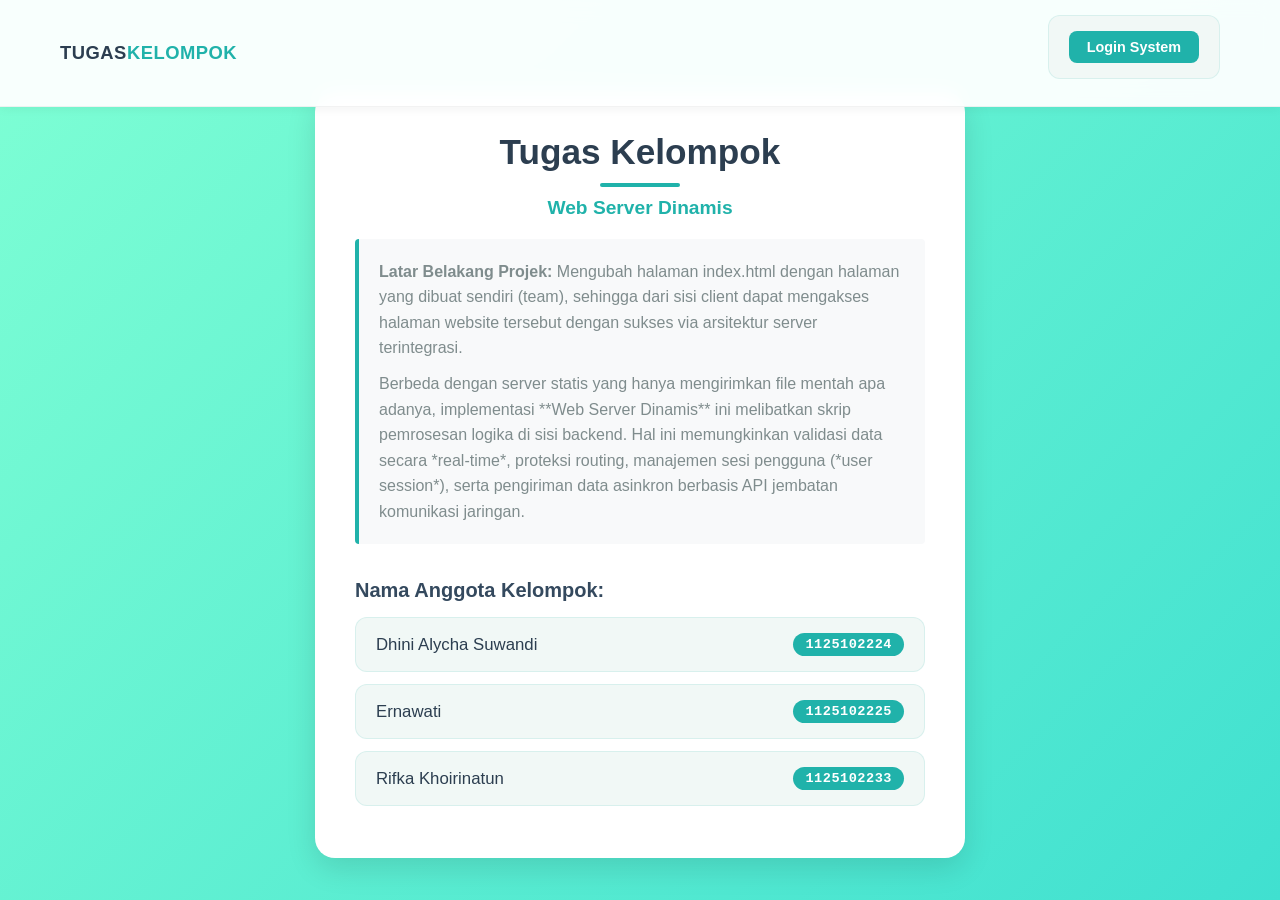
<file: index.html>
<!DOCTYPE html>
<html lang="id">
<head>
    <meta charset="UTF-8">
    <meta name="viewport" content="width=device-width, initial-scale=1.0">
    <title>Detail Anggota - Kelompok 4</title>
    <style>
        :root {
            --primary: #20b2aa;       
            --primary-dark: #0f766e;
            --primary-light: #e6f4f1;
            --dark: #2c3e50;          
            --light: #ffffff;
            --bg-soft: #f8f9fa;       
            --text-muted: #7f8c8d;    
        }

        * {
            box-sizing: border-box;
            margin: 0;
            padding: 0;
            font-family: 'Segoe UI', Tahoma, Geneva, Verdana, sans-serif;
        }

        body {
            background: linear-gradient(135deg, #7fffd4, #40e0d0);
            min-height: 100vh;
            display: flex;
            flex-direction: column;
            align-items: center;
            justify-content: center;
            padding: 90px 20px 40px 20px; 
        }

        header {
            background-color: rgba(255, 255, 255, 0.95);
            backdrop-filter: blur(10px);
            position: fixed;
            top: 0;
            left: 0;
            width: 100%;
            z-index: 1000;
            border-bottom: 1px solid rgba(0, 0, 0, 0.05);
            box-shadow: 0 2px 10px rgba(0,0,0,0.05);
        }

        .navbar {
            max-width: 1200px;
            margin: 0 auto;
            padding: 15px 20px;
            display: flex;
            justify-content: space-between;
            align-items: center;
        }

        .logo {
            font-size: 1.15rem;
            font-weight: 800;
            color: var(--dark);
            text-decoration: none;
            letter-spacing: 0.5px;
        }

        .logo span {
            color: var(--primary);
        }

        .nav-links {
            display: flex;
            list-style: none;
            align-items: center;
        }

        .btn-login-nav {
            text-decoration: none;
            background-color: var(--primary);
            color: white;
            padding: 8px 18px;
            border-radius: 8px;
            font-weight: 600;
            font-size: 0.9rem;
            transition: all 0.2s ease;
        }

        .btn-login-nav:hover {
            background-color: var(--primary-dark);
            box-shadow: 0 4px 10px rgba(32, 178, 170, 0.2);
        }

        .container {
            background-color: var(--light);
            max-width: 650px;
            width: 100%;
            padding: 40px;
            border-radius: 20px;
            box-shadow: 0 10px 30px rgba(0, 0, 0, 0.12);
            text-align: center;
        }

        h1 {
            color: var(--dark);
            font-size: 2.2rem;
            margin-bottom: 10px;
            position: relative;
            padding-bottom: 15px;
        }

        h1::after {
            content: '';
            position: absolute;
            bottom: 0;
            left: 50%;
            transform: translateX(-50%);
            width: 80px;
            height: 4px;
            background-color: var(--primary);
            border-radius: 2px;
        }

        .deskripsi {
            color: var(--text-muted);
            font-size: 1rem;
            line-height: 1.6;
            margin: 20px 0 35px 0;
            background-color: var(--bg-soft);
            padding: 20px;
            border-left: 4px solid var(--primary);
            border-radius: 4px;
            text-align: left;
        }

        .deskripsi p {
            margin-bottom: 10px;
        }
        
        .deskripsi p:last-child {
            margin-bottom: 0;
        }

        h3 {
            color: #34495e;
            font-size: 1.25rem;
            text-align: left;
            margin-bottom: 15px;
            font-weight: 600;
        }

        ul {
            list-style: none;
            padding: 0;
            margin: 0;
        }

        li {
            background-color: #f1f8f6;
            color: var(--dark);
            padding: 15px 20px;
            margin-bottom: 12px;
            border-radius: 12px;
            text-align: left;
            font-size: 1.05rem;
            font-weight: 500;
            display: flex;
            justify-content: space-between;
            align-items: center;
            border: 1px solid rgba(32, 178, 170, 0.12);
            transition: all 0.2s ease;
        }

        li:hover {
            background-color: var(--primary-light);
            transform: translateY(-1px);
            border-color: var(--primary);
        }

        .nim {
            background-color: var(--primary);
            color: white;
            padding: 4px 12px;
            border-radius: 20px;
            font-size: 0.85rem;
            font-family: 'Courier New', Courier, monospace;
            font-weight: bold;
            letter-spacing: 0.5px;
        }

        /* =======================================
           FIXED RESPONSIVE CODES
        ======================================= */
        @media screen and (max-width: 768px) {
            body {
                padding-top: 110px;
            }
            .navbar {
                flex-direction: column;
                gap: 10px;
                padding: 12px;
                text-align: center;
            }
            .container {
                padding: 25px 20px;
            }
            h1 {
                font-size: 1.8rem;
            }
            ul li {
                flex-direction: column;
                align-items: flex-start;
                gap: 8px;
                padding: 12px 15px;
            }
            .nim {
                align-self: flex-end;
            }
        }

        @media screen and (max-width: 480px) {
            h1 {
                font-size: 1.5rem;
            }
            .deskripsi {
                padding: 15px;
                font-size: 0.9rem;
            }
        }
    </style>
</head>
<body>

    <header>
        <nav class="navbar">
            <a href="index.html" class="logo">TUGAS<span>KELOMPOK</span></a>
            <ul class="nav-links">
                <li><a href="login.html" class="btn-login-nav">Login System</a></li>
            </ul>
        </nav>
    </header>

    <div class="container">
        <h1>Tugas Kelompok</h1>
        <p style="color: var(--primary); font-weight: bold; font-size: 1.2rem; margin-top: 5px;">Web Server Dinamis</p>
        
        <div class="deskripsi">
            <p><strong>Latar Belakang Projek:</strong> Mengubah halaman <code>index.html</code> dengan halaman yang dibuat sendiri (team), sehingga dari sisi client dapat mengakses halaman website tersebut dengan sukses via arsitektur server terintegrasi.</p>
            <p>Berbeda dengan server statis yang hanya mengirimkan file mentah apa adanya, implementasi **Web Server Dinamis** ini melibatkan skrip pemrosesan logika di sisi backend. Hal ini memungkinkan validasi data secara *real-time*, proteksi routing, manajemen sesi pengguna (*user session*), serta pengiriman data asinkron berbasis API jembatan komunikasi jaringan.</p>
        </div>
        
        <h3>Nama Anggota Kelompok:</h3>
        <ul>
            <li>
                <span>Dhini Alycha Suwandi</span> 
                <span class="nim">1125102224</span>
            </li>
            <li>
                <span>Ernawati</span> 
                <span class="nim">1125102225</span>
            </li>
            <li>
                <span>Rifka Khoirinatun</span> 
                <span class="nim">1125102233</span>
            </li>
        </ul>
    </div>

</body>
</html>
</file>
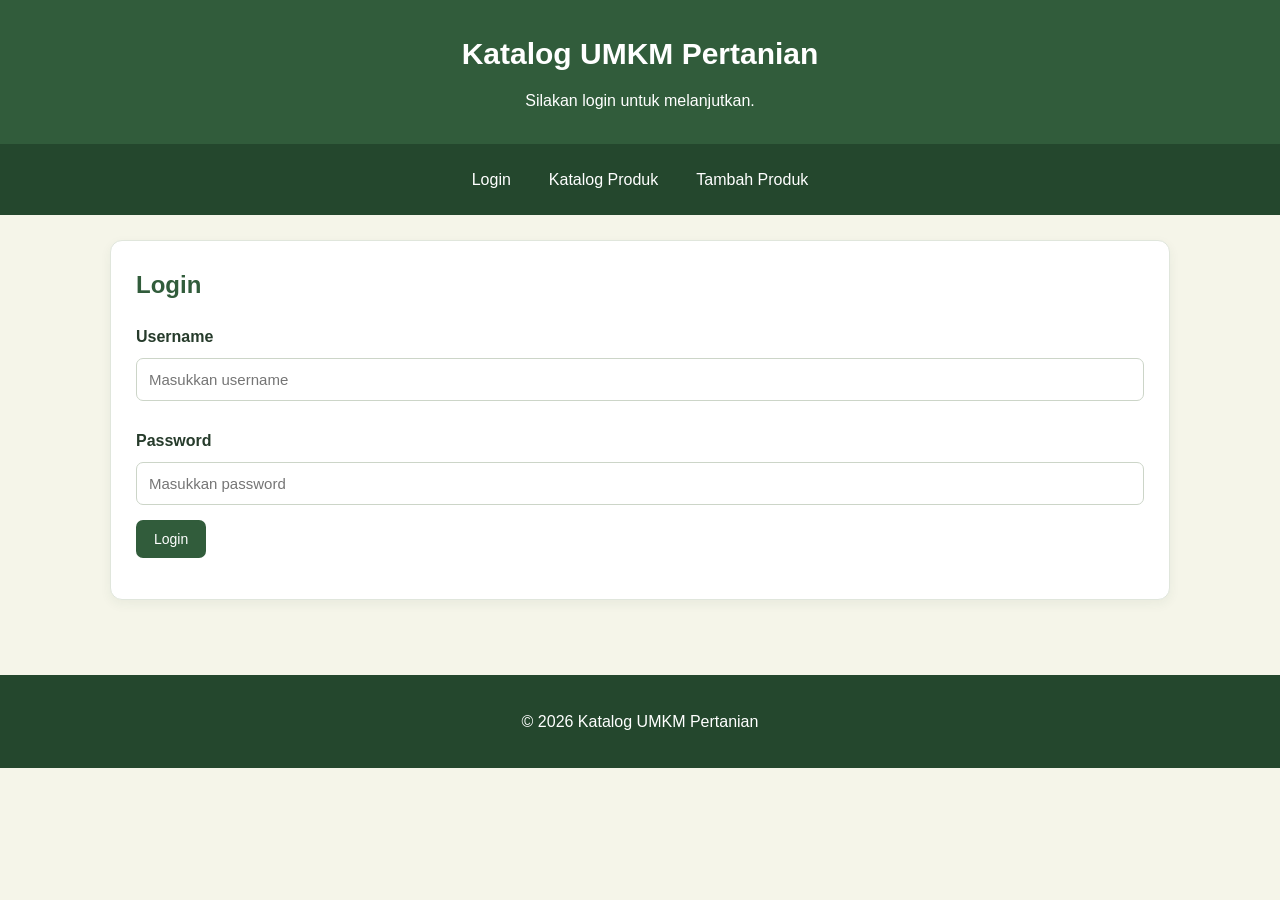
<file: TUGAS PROJECT UTS/KATALOG-UMKM-PERTANIAN/index.html>
<!DOCTYPE html>
<html lang="id">
<head>
    <meta charset="UTF-8">
    <meta name="viewport" content="width=device-width, initial-scale=1.0">
    <title>Login - UMKM Pertanian</title>
    <link rel="stylesheet" href="assets/css/style.css">
</head>
<body>

    <header>
        <h1>Katalog UMKM Pertanian</h1>
        <p>Silakan login untuk melanjutkan.</p>
    </header>

    <nav>
        <a href="index.html">Login</a>
        <a href="katalog.html">Katalog Produk</a>
        <a href="tambah-produk.html">Tambah Produk</a>
    </nav>

    <main>
        <section>
            <h2>Login</h2>

            <form id="form-login">
                <label for="username">Username</label>
                <input
                    type="text"
                    id="username"
                    placeholder="Masukkan username"
                    required
                >
                <label for="password">Password</label>
                <input
                    type="password"
                    id="password"
                    placeholder="Masukkan password"
                    required
                >
                <button type="submit">Login</button>
                <p id="pesan-login"></p>
            </form>
        </section>
    </main>

    <footer>
        <p>&copy; 2026 Katalog UMKM Pertanian</p>
    </footer>

    <script>
        const formLogin = document.querySelector("#form-login");
        const pesanLogin = document.querySelector("#pesan-login");

        formLogin.addEventListener("submit", function(event) {
            event.preventDefault();

            const username = document.querySelector("#username").value;
            const password = document.querySelector("#password").value;

            if (username === "admin" && password === "12345") {
                pesanLogin.textContent = "Login berhasil!";
                pesanLogin.style.color = "green";

                setTimeout(function() {
                    window.location.href = "katalog.html";
                }, 1000);
            } else {
                pesanLogin.textContent = "Username atau password salah!";
                pesanLogin.style.color = "red";
            }
        });
    </script>

</body>
</html>
</file>
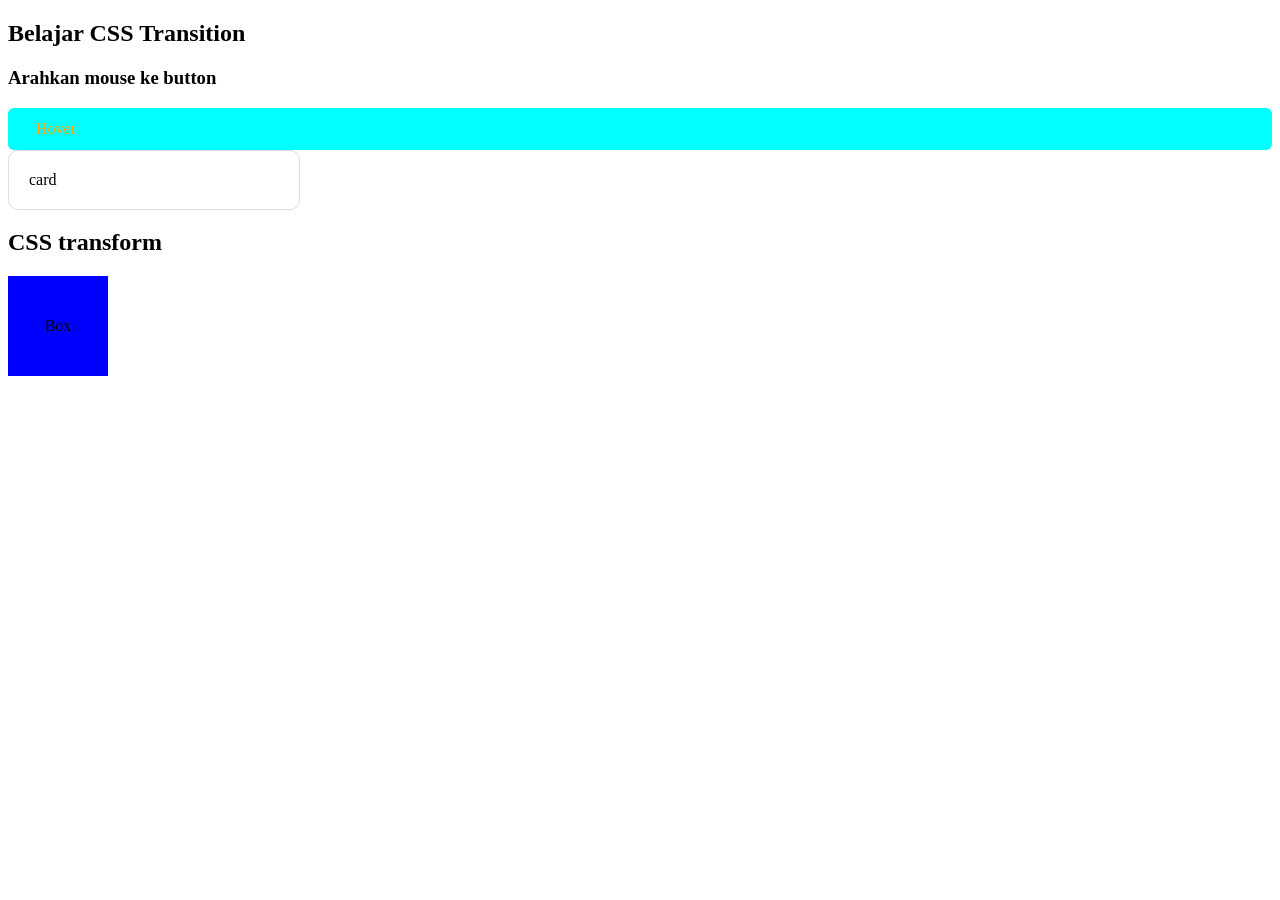
<file: CSSTransition.html>
<!DOCTYPE html>
<html lang="en">
<head>
    <meta charset="UTF-8">
    <meta name="viewport" content="width=device-width, initial-scale=1.0">
    <title>Document</title>
    <style>

        .btn {
            background-color: aqua;
            color: orange;
            padding: 12px 28px;
            border: none;
            border-radius: 6px;
            cursor: pointer;
            font-size: 16px;
            transition: baground-color 0,3s ease,
                        transform 0.2s ease,
                        box-shadow 0.3s ease;
        }

        .btn:hover {
            background-color: blue;
            transform: translateX(-10px);
            box-shadow: 0 8px 20px black;
            font-size: 50px;
        }

        .btn:active {
            transform: translateX(0);
            box-shadow: none;
        }

        .card {
            background: white;
            border: 1px solid #ddd;
            border-radius: 10px;
            padding: 20px;
            width: 250px;
        }

        .card:hover {
            transform: translateY(-6px) scale(1.02);
            box-shadow: 0 12px 30px rgba(0,0,0,0.15);
            border-color: #1565C0;
            background: #F0F7FF;
            font-size: 50px;
        }


        .section {
            background: white;
            font-size: 50px;
        }

        .box {
            width: 100px; 
            height: 100px; 
            background: blue;
            transition: transform 0.4s ease;
            display: grid;
            place-items: center;
        }

        .box:hover {
             transform: translate(50px, 20px); 
        }

        .box-kiri:hover { 
            transform: translateX(-30px); 
        }

        .card:hover {
             transform: translateY(-20px); 
        }

    </style>
</head>
<body>
    <div class="container"></div>
        <h2>Belajar CSS Transition</h2>
        <h3>Arahkan mouse ke button</h3>

        <div class="btn">Hover</div>
        <div class="card">card</div>
        <div class="section"></div>
            <h2>CSS transform</h2>
            <div class="box">Box</div>
        </div>
        <div class="section">
        </div>
       
    </div>
</body>
</html>
</file>
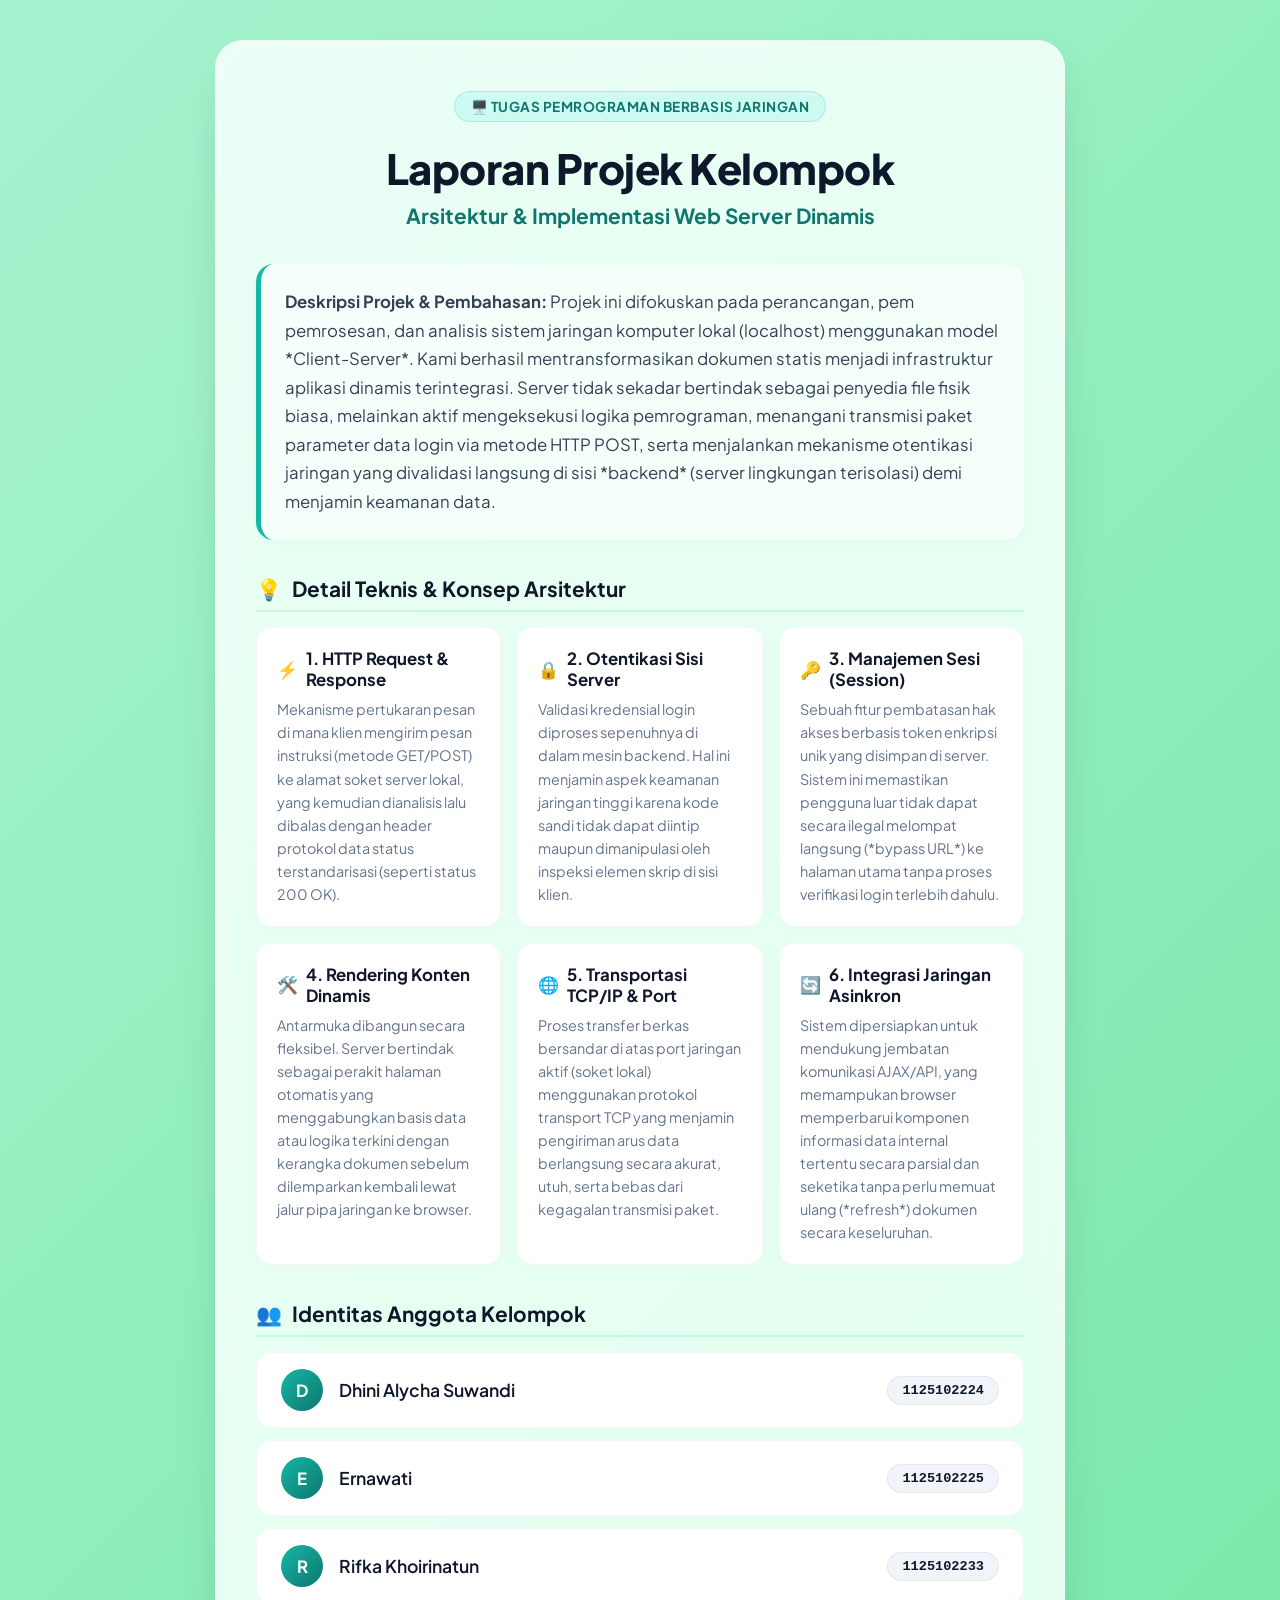
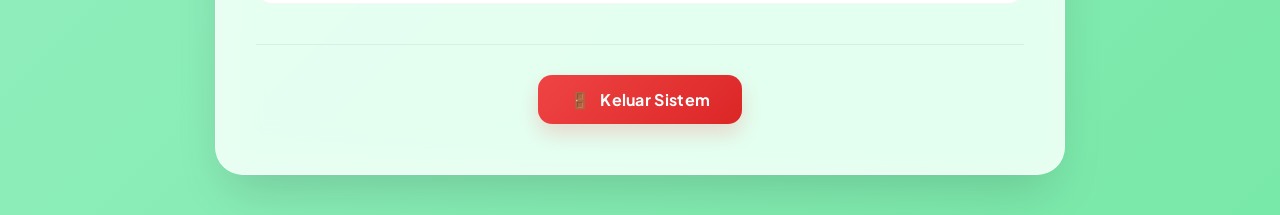
<file: halaman_utama.html>
<!DOCTYPE html>
<html lang="id">
<head>
    <meta charset="UTF-8">
    <meta name="viewport" content="width=device-width, initial-scale=1.0">
    <title>Beranda Utama</title>
    <link rel="preconnect" href="https://fonts.googleapis.com">
    <link rel="preconnect" href="https://fonts.gstatic.com" crossorigin>
    <link href="https://fonts.googleapis.com/css2?family=Plus+Jakarta+Sans:wght@400;500;600;700;800&display=swap" rel="stylesheet">
    
    <style>
        :root {
            --primary: #14b8a6;       
            --primary-dark: #0f766e;
            --primary-light: #ccfbf1;
            --dark: #0f172a;          
            --light: #ffffff;
            --bg-soft: #f8fafc;       
            --text-muted: #64748b;    
            --gradient-bg: linear-gradient(135deg, #a7f3d0, #4ade80, #2dd4bf);
        }

        * {
            box-sizing: border-box;
            margin: 0;
            padding: 0;
            font-family: 'Plus Jakarta Sans', sans-serif;
        }

        body {
            background: var(--gradient-bg);
            background-size: 400% 400%;
            animation: gradientAnimation 15s ease infinite;
            min-height: 100vh;
            display: flex;
            align-items: center;
            justify-content: center;
            padding: 40px 20px;
            overflow-x: hidden;
        }

        @keyframes gradientAnimation {
            0% { background-position: 0% 50%; }
            50% { background-position: 100% 50%; }
            100% { background-position: 0% 50%; }
        }

        .container {
            background: rgba(255, 255, 255, 0.85);
            backdrop-filter: blur(20px) saturate(180%);
            -webkit-backdrop-filter: blur(20px) saturate(180%);
            border: 1px solid rgba(255, 255, 255, 0.5);
            max-width: 850px;
            width: 100%;
            padding: 50px 40px;
            border-radius: 28px;
            box-shadow: 0 25px 50px -12px rgba(0, 0, 0, 0.15);
            position: relative;
        }

        .badge-top {
            display: inline-block;
            background-color: var(--primary-light);
            color: var(--primary-dark);
            padding: 6px 16px;
            border-radius: 30px;
            font-size: 0.85rem;
            font-weight: 700;
            letter-spacing: 0.5px;
            text-transform: uppercase;
            margin-bottom: 20px;
            border: 1px solid rgba(20, 184, 166, 0.2);
        }

        h1 {
            color: var(--dark);
            font-size: 2.6rem;
            font-weight: 800;
            margin-bottom: 8px;
            letter-spacing: -0.5px;
            text-align: center;
        }

        .subtitle {
            color: var(--primary-dark);
            font-weight: 700;
            font-size: 1.3rem;
            margin-bottom: 35px;
            text-align: center;
        }

        h3 {
            color: var(--dark);
            font-size: 1.3rem;
            text-align: left;
            margin: 35px 0 15px 0;
            font-weight: 700;
            display: flex;
            align-items: center;
            gap: 10px;
            border-bottom: 2px solid rgba(20, 184, 166, 0.15);
            padding-bottom: 8px;
        }

        .deskripsi-box {
            background: rgba(255, 255, 255, 0.6);
            padding: 24px;
            border-radius: 18px;
            border-left: 5px solid var(--primary);
            box-shadow: 0 4px 15px rgba(0,0,0,0.02);
            margin-bottom: 25px;
        }

        .deskripsi-box p {
            color: #334155;
            font-size: 1.05rem;
            line-height: 1.7;
        }

        .materi-grid {
            display: grid;
            grid-template-columns: repeat(auto-fit, minmax(240px, 1fr));
            gap: 16px;
            margin-bottom: 35px;
        }

        .materi-card {
            background: var(--light);
            padding: 20px;
            border-radius: 16px;
            border: 1px solid rgba(0,0,0,0.03);
            box-shadow: 0 4px 10px rgba(0,0,0,0.01);
            transition: transform 0.3s ease;
        }

        .materi-card:hover {
            transform: translateY(-3px);
        }

        .materi-card h4 {
            color: var(--dark);
            font-size: 1.05rem;
            margin-bottom: 8px;
            display: flex;
            align-items: center;
            gap: 8px;
        }

        .materi-card p {
            color: var(--text-muted);
            font-size: 0.9rem;
            line-height: 1.6;
        }

        .grid-anggota {
            display: flex;
            flex-direction: column;
            gap: 12px;
            margin-bottom: 40px;
        }

        .card-anggota {
            background: var(--light);
            padding: 16px 24px;
            border-radius: 16px;
            display: flex;
            justify-content: space-between;
            align-items: center;
            border: 1px solid rgba(0, 0, 0, 0.03);
            transition: all 0.3s cubic-bezier(0.4, 0, 0.2, 1);
        }

        .card-anggota:hover {
            transform: translateY(-3px) scale(1.01);
            box-shadow: 0 12px 20px rgba(20, 184, 166, 0.12);
            border-color: var(--primary);
        }

        .profile-section {
            display: flex;
            align-items: center;
            gap: 16px;
        }

        .avatar {
            width: 42px;
            height: 42px;
            background: linear-gradient(135deg, var(--primary), var(--primary-dark));
            color: white;
            border-radius: 50%;
            display: flex;
            align-items: center;
            justify-content: center;
            font-weight: 700;
            font-size: 1.05rem;
        }

        .nama-peserta {
            color: var(--dark);
            font-size: 1.1rem;
            font-weight: 600;
        }

        .nim {
            background: #f1f5f9;
            color: var(--dark);
            padding: 6px 14px;
            border-radius: 30px;
            font-size: 0.85rem;
            font-family: 'Courier New', Courier, monospace;
            font-weight: 700;
            border: 1px solid rgba(0,0,0,0.05);
        }

        .action-area {
            display: flex;
            justify-content: center;
            border-top: 1px solid rgba(0, 0, 0, 0.06);
            padding-top: 30px;
        }

        .btn-logout {
            display: inline-flex;
            align-items: center;
            gap: 10px;
            text-decoration: none;
            background: linear-gradient(135deg, #ef4444, #dc2626);
            color: white;
            padding: 14px 32px;
            border-radius: 14px;
            font-weight: 700;
            font-size: 1rem;
            letter-spacing: 0.3px;
            box-shadow: 0 10px 20px rgba(239, 68, 68, 0.2);
            transition: all 0.3s ease;
        }

        .btn-logout:hover {
            background: linear-gradient(135deg, #dc2626, #b91c1c);
            transform: translateY(-2px);
            box-shadow: 0 14px 25px rgba(239, 68, 68, 0.3);
        }

        /* =======================================
           FIXED RESPONSIVE CODES
        ======================================= */
        @media screen and (max-width: 768px) {
            body {
                padding: 20px 10px;
            }
            .container {
                padding: 30px 20px;
                border-radius: 20px;
            }
            h1 {
                font-size: 1.8rem;
            }
            .subtitle {
                font-size: 1.1rem;
                margin-bottom: 25px;
            }
            .deskripsi-box {
                padding: 18px;
            }
            .deskripsi-box p {
                font-size: 0.95rem;
            }
            .materi-grid {
                grid-template-columns: 1fr;
            }
            .card-anggota {
                flex-direction: column;
                align-items: flex-start;
                gap: 12px;
                padding: 16px;
            }
            .nim {
                align-self: flex-end;
            }
        }

        @media screen and (max-width: 480px) {
            h1 {
                font-size: 1.5rem;
            }
            .subtitle {
                font-size: 1rem;
            }
            .btn-logout {
                width: 100%;
                justify-content: center;
                padding: 12px 20px;
            }
        }
    </style>
</head>
<body>

    <div class="container">
        <div style="text-align: center;">
            <span class="badge-top">🖥️ Tugas Pemrograman Berbasis Jaringan</span>
        </div>
        <h1>Laporan Projek Kelompok</h1>
        <p class="subtitle">Arsitektur & Implementasi Web Server Dinamis</p>
        
        <div class="deskripsi-box">
            <p><strong>Deskripsi Projek & Pembahasan:</strong> Projek ini difokuskan pada perancangan, pem pemrosesan, dan analisis sistem jaringan komputer lokal (localhost) menggunakan model *Client-Server*. Kami berhasil mentransformasikan dokumen statis menjadi infrastruktur aplikasi dinamis terintegrasi. Server tidak sekadar bertindak sebagai penyedia file fisik biasa, melainkan aktif mengeksekusi logika pemrograman, menangani transmisi paket parameter data login via metode HTTP POST, serta menjalankan mekanisme otentikasi jaringan yang divalidasi langsung di sisi *backend* (server lingkungan terisolasi) demi menjamin keamanan data.</p>
        </div>

        <h3><span>💡</span> Detail Teknis & Konsep Arsitektur</h3>
        <div class="materi-grid">
            <div class="materi-card">
                <h4><span>⚡</span> 1. HTTP Request & Response</h4>
                <p>Mekanisme pertukaran pesan di mana klien mengirim pesan instruksi (metode GET/POST) ke alamat soket server lokal, yang kemudian dianalisis lalu dibalas dengan header protokol data status terstandarisasi (seperti status 200 OK).</p>
            </div>
            <div class="materi-card">
                <h4><span>🔒</span> 2. Otentikasi Sisi Server</h4>
                <p>Validasi kredensial login diproses sepenuhnya di dalam mesin backend. Hal ini menjamin aspek keamanan jaringan tinggi karena kode sandi tidak dapat diintip maupun dimanipulasi oleh inspeksi elemen skrip di sisi klien.</p>
            </div>
            <div class="materi-card">
                <h4><span>🔑</span> 3. Manajemen Sesi (Session)</h4>
                <p>Sebuah fitur pembatasan hak akses berbasis token enkripsi unik yang disimpan di server. Sistem ini memastikan pengguna luar tidak dapat secara ilegal melompat langsung (*bypass URL*) ke halaman utama tanpa proses verifikasi login terlebih dahulu.</p>
            </div>
            <div class="materi-card">
                <h4><span>🛠️</span> 4. Rendering Konten Dinamis</h4>
                <p>Antarmuka dibangun secara fleksibel. Server bertindak sebagai perakit halaman otomatis yang menggabungkan basis data atau logika terkini dengan kerangka dokumen sebelum dilemparkan kembali lewat jalur pipa jaringan ke browser.</p>
            </div>
            <div class="materi-card">
                <h4><span>🌐</span> 5. Transportasi TCP/IP & Port</h4>
                <p>Proses transfer berkas bersandar di atas port jaringan aktif (soket lokal) menggunakan protokol transport TCP yang menjamin pengiriman arus data berlangsung secara akurat, utuh, serta bebas dari kegagalan transmisi paket.</p>
            </div>
            <div class="materi-card">
                <h4><span>🔄</span> 6. Integrasi Jaringan Asinkron</h4>
                <p>Sistem dipersiapkan untuk mendukung jembatan komunikasi AJAX/API, yang memampukan browser memperbarui komponen informasi data internal tertentu secara parsial dan seketika tanpa perlu memuat ulang (*refresh*) dokumen secara keseluruhan.</p>
            </div>
        </div>
        
        <h3><span>👥</span> Identitas Anggota Kelompok </h3>
        <div class="grid-anggota">
            <div class="card-anggota">
                <div class="profile-section">
                    <div class="avatar">D</div>
                    <span class="nama-peserta">Dhini Alycha Suwandi</span>
                </div>
                <span class="nim">1125102224</span>
            </div>
            
            <div class="card-anggota">
                <div class="profile-section">
                    <div class="avatar">E</div>
                    <span class="nama-peserta">Ernawati</span>
                </div>
                <span class="nim">1125102225</span>
            </div>
            
            <div class="card-anggota">
                <div class="profile-section">
                    <div class="avatar">R</div>
                    <span class="nama-peserta">Rifka Khoirinatun</span>
                </div>
                <span class="nim">1125102233</span>
            </div>
        </div>

        <div class="action-area">
            <a href="index.html" class="btn-logout">
                <span>🚪</span> Keluar Sistem
            </a>
        </div>
    </div>

</body>
</html>
</file>
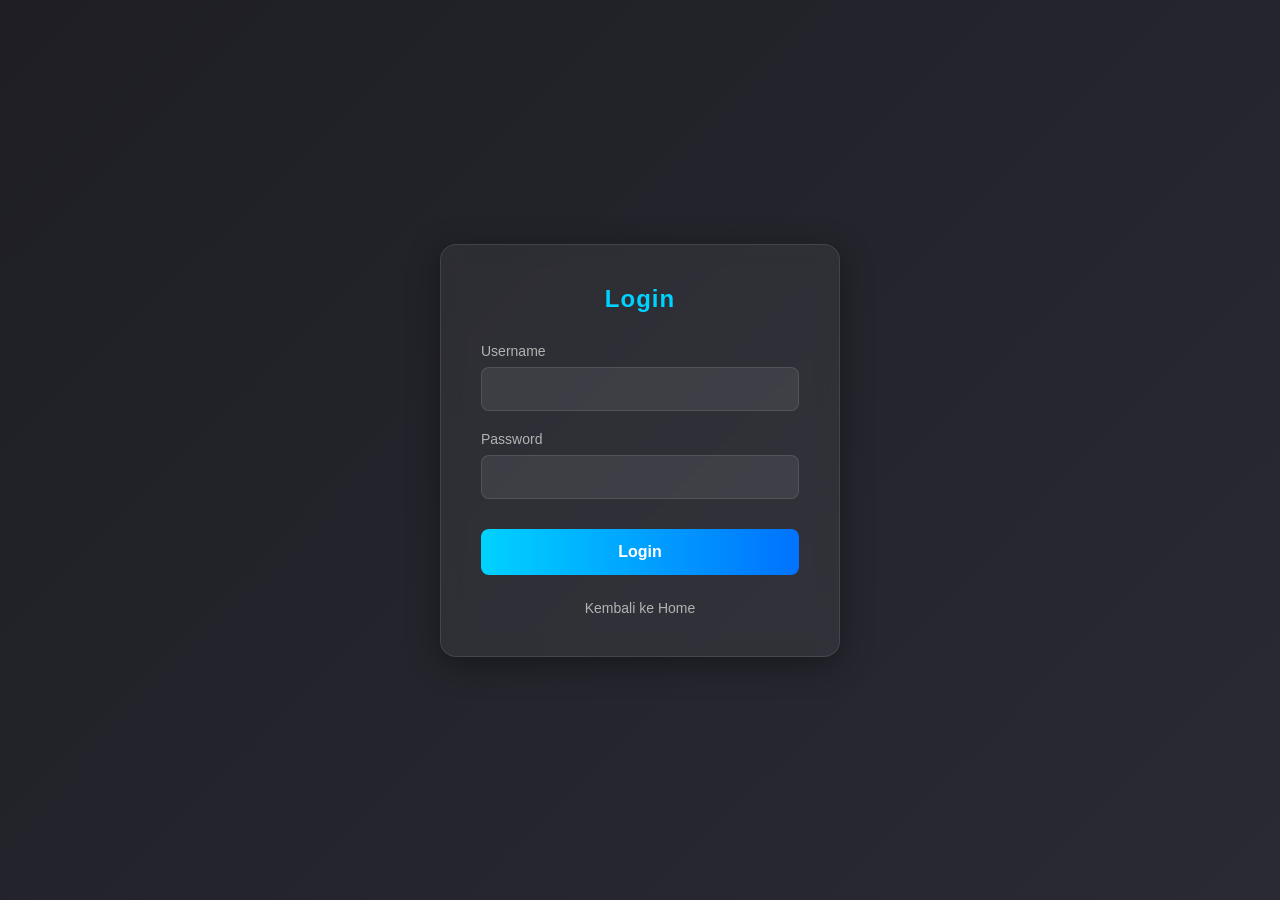
<file: login.html>
<!DOCTYPE html>
<html lang="id">
<head>
    <meta charset="UTF-8">
    <meta name="viewport" content="width=device-width, initial-scale=1.0">
    <title>Login</title>
    <style>
        * {
            box-sizing: border-box;
            margin: 0;
            padding: 0;
            font-family: 'Segoe UI', Tahoma, Geneva, Verdana, sans-serif;
        }

        body {
            background: linear-gradient(135deg, #1e1e24 0%, #2a2a35 100%);
            min-height: 100vh;
            display: flex;
            justify-content: center;
            align-items: center;
            color: #ffffff;
            padding: 20px;
        }

        .login-container {
            background: rgba(255, 255, 255, 0.05);
            backdrop-filter: blur(10px);
            border: 1px solid rgba(255, 255, 255, 0.1);
            padding: 40px;
            border-radius: 16px;
            width: 100%;
            max-width: 400px;
            box-shadow: 0 8px 32px 0 rgba(0, 0, 0, 0.37);
        }

        h2 {
            text-align: center;
            margin-bottom: 30px;
            font-weight: 600;
            letter-spacing: 1px;
            color: #00d2ff;
        }

        .error-message {
            background: rgba(255, 75, 75, 0.15);
            border-left: 4px solid #ff4b4b;
            color: #ff4b4b;
            padding: 12px;
            border-radius: 4px;
            margin-bottom: 20px;
            font-size: 14px;
            display: none;
        }

        .input-group {
            margin-bottom: 20px;
        }

        label {
            display: block;
            margin-bottom: 8px;
            font-size: 14px;
            color: #b3b3b3;
        }

        input {
            width: 100%;
            padding: 12px 16px;
            background: rgba(255, 255, 255, 0.08);
            border: 1px solid rgba(255, 255, 255, 0.1);
            border-radius: 8px;
            color: #fff;
            font-size: 16px;
            transition: all 0.3s ease;
            outline: none;
        }

        input:focus {
            border-color: #00d2ff;
            background: rgba(255, 255, 255, 0.13);
            box-shadow: 0 0 8px rgba(0, 210, 255, 0.2);
        }

        button {
            width: 100%;
            padding: 14px;
            background: linear-gradient(90deg, #00d2ff 0%, #0072ff 100%);
            border: none;
            border-radius: 8px;
            color: white;
            font-size: 16px;
            font-weight: bold;
            cursor: pointer;
            transition: transform 0.2s, opacity 0.2s;
            margin-top: 10px;
        }

        button:active {
            transform: scale(0.98);
        }

        button:hover {
            opacity: 0.9;
        }

        .back-link {
            display: block;
            text-align: center;
            margin-top: 25px;
            color: #b3b3b3;
            text-decoration: none;
            font-size: 14px;
            transition: color 0.3s;
        }

        .back-link:hover {
            color: #00d2ff;
        }

        /* =======================================
           FIXED RESPONSIVE CODES
        ======================================= */
        @media screen and (max-width: 480px) {
            .login-container {
                padding: 30px 20px;
            }
            h2 {
                font-size: 1.5rem;
                margin-bottom: 20px;
            }
            input {
                padding: 10px 14px;
                font-size: 15px;
            }
            button {
                padding: 12px;
                font-size: 15px;
            }
        }
    </style>
</head>
<body>

    <div class="login-container">
        <h2>Login</h2>

        <div id="pesan-error" class="error-message">
            Username atau Password salah!
        </div>

        <form id="loginForm" method="POST">
            <div class="input-group">
                <label>Username</label>
                <input type="text" id="username" autocomplete="off" required>
            </div>

            <div class="input-group">
                <label>Password</label>
                <input type="password" id="password" required>
            </div>

            <button type="submit">Login</button>
        </form>

        <a href="index.html" class="back-link">Kembali ke Home</a>
    </div>

    <script>
        document.getElementById('loginForm').addEventListener('submit', function(event) {
            event.preventDefault(); 

            var user = document.getElementById('username').value;
            var pass = document.getElementById('password').value;
            var pesanError = document.getElementById('pesan-error');

            if (user === "admin" && pass === "123") {
                window.location.href = "hal_utama.html";
            } else {
                pesanError.style.display = "block";
                document.getElementById('password').value = "";
            }
        });
    </script>

</body>
</html>
</file>
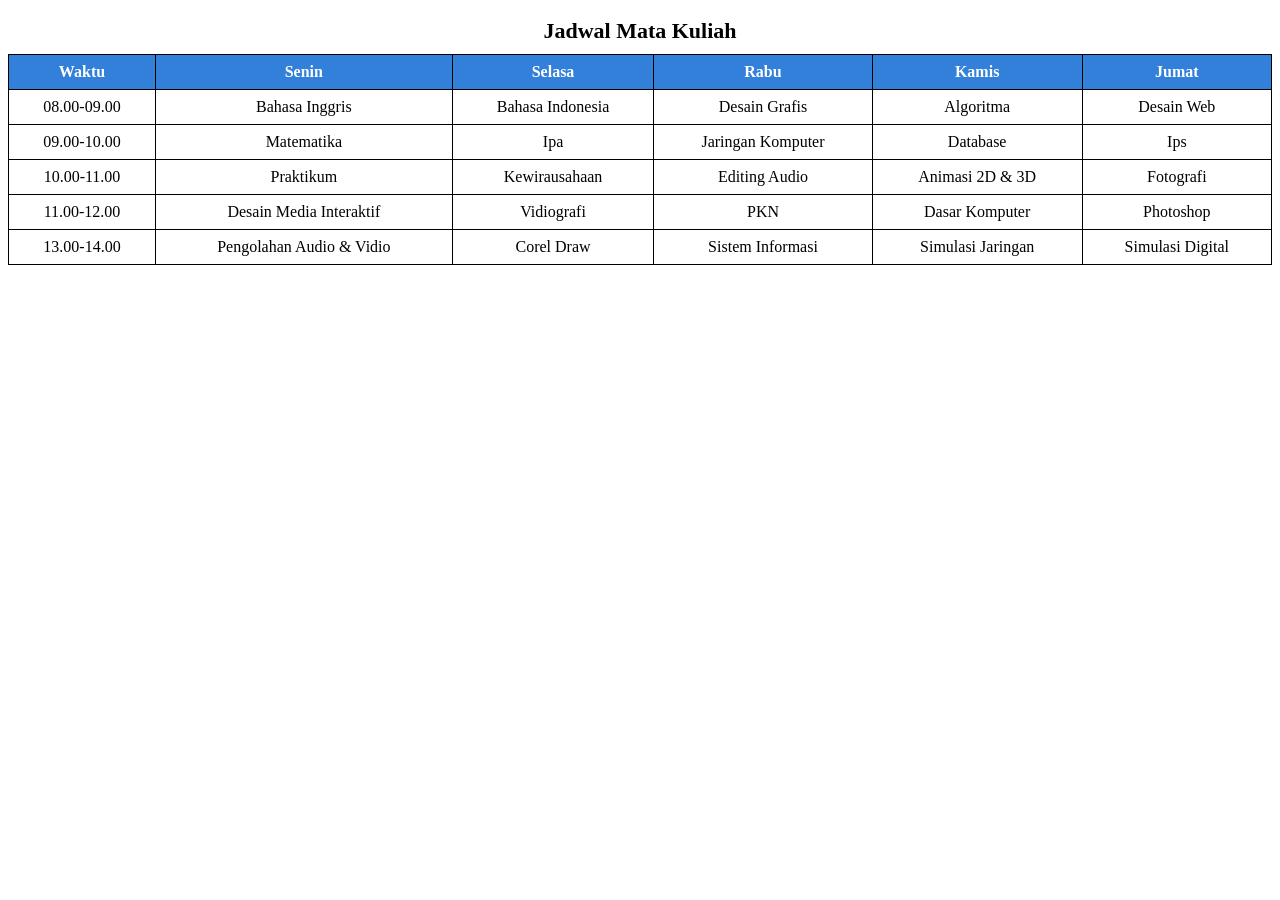
<file: tugas1.html>
<!DOCTYPE html>
<html>
<head>
    <title>Jadwal Pelajaran</title>
    <style>
        table {
            width: 100%;
            border-collapse: collapse;
        }
        caption {
            font-size: 22px;
            font-weight: bold;
            margin: 10px;
        }
        th, td {
            border: 1px solid black;
            padding: 8px;
            text-align: center;
        }
        th {
            background-color: rgb(50, 128, 218);
            color: white;
        }
    </style>
</head>

<body>

<table>
    <caption>Jadwal Mata Kuliah</caption>

    <tr>
        <th>Waktu</th>
        <th>Senin</th>
        <th>Selasa</th>
        <th>Rabu</th>
        <th>Kamis</th>
        <th>Jumat</th>
    </tr>

    <tr>
        <td>08.00-09.00</td>
        <td>Bahasa Inggris</td>
        <td>Bahasa Indonesia</td>
        <td>Desain Grafis</td>
        <td>Algoritma</td>
        <td>Desain Web</td>
    </tr>

    <tr>
        <td>09.00-10.00</td>
        <td>Matematika</td>
        <td>Ipa</td>
        <td>Jaringan Komputer</td>
        <td>Database</td>
        <td>Ips</td>
    </tr>

    <tr>
        <td>10.00-11.00</td>
        <td>Praktikum</td>
        <td>Kewirausahaan</td>
        <td>Editing Audio</td>
        <td>Animasi 2D & 3D</td>
        <td>Fotografi</td>
    </tr>

    <tr>
        <td>11.00-12.00</td>
        <td>Desain Media Interaktif</td>
        <td>Vidiografi</td>
        <td>PKN</td>
        <td>Dasar Komputer</td>
        <td>Photoshop</td>
    </tr>

    <tr>
        <td>13.00-14.00</td>
        <td>Pengolahan Audio & Vidio</td>
        <td>Corel Draw</td>
        <td>Sistem Informasi</td>
        <td>Simulasi Jaringan</td>
        <td>Simulasi Digital</td>
    </tr>

</table>

</body>
</html>
</file>
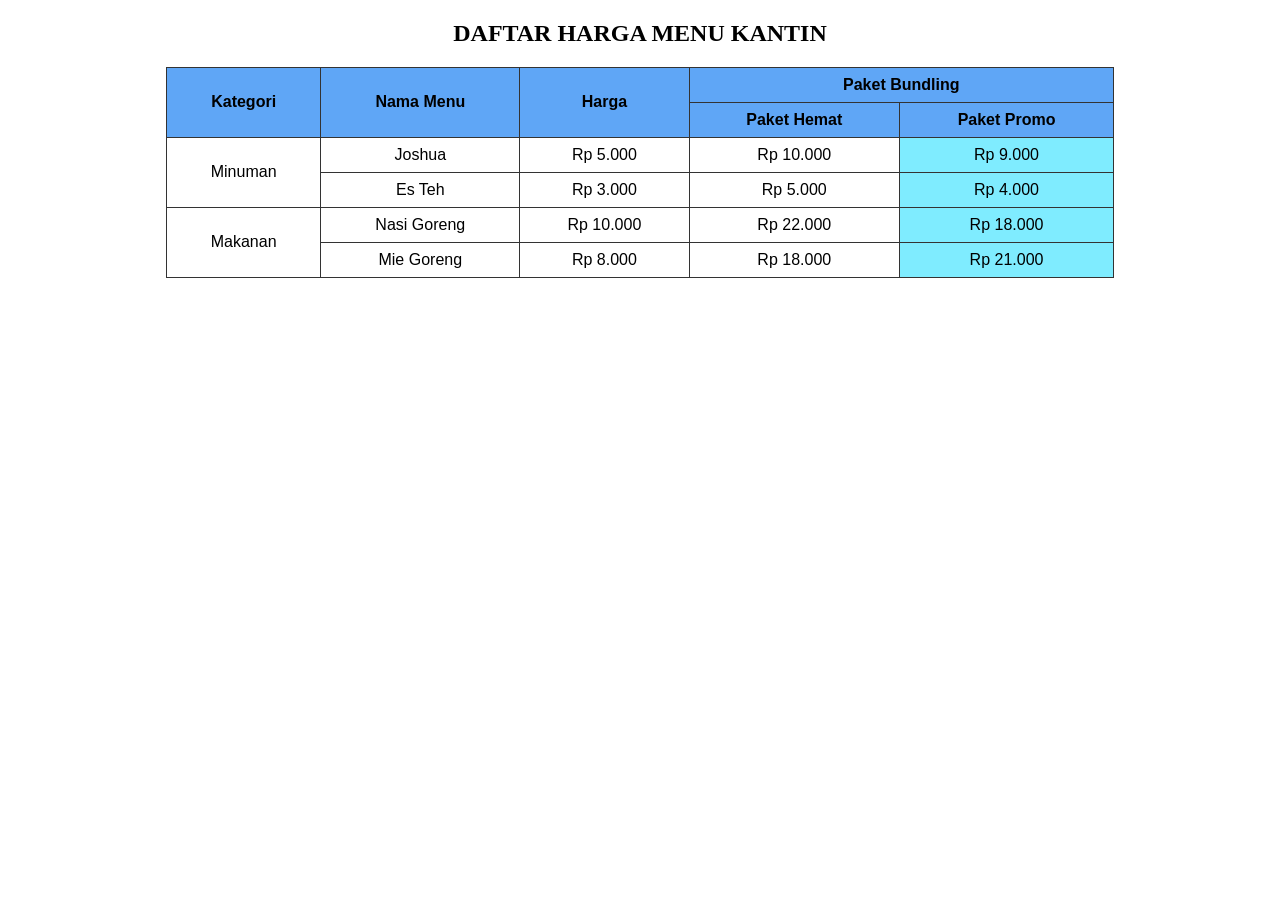
<file: tugas2.html>
<!DOCTYPE html>
<html>
<head>
    <title>Daftar Harga Kantin Kampus</title>

    <style>
        table {
            width: 75%;
            border-collapse: collapse;
            margin: 20px auto;
            font-family: Verdana, sans-serif;
        }

        th, td {
            border: 1px solid #333333;
            padding: 8px;
            text-align: center;
        }

        th {
            background-color: #3a91f4ce;
        }

        /* warna khusus promo */
        .promo {
            background-color: #7fecff;
        }
    </style>

</head>

<body>

<h2 style="text-align:center;">
    DAFTAR HARGA MENU KANTIN
</h2>

<table>

    <!-- Header -->
    <tr>
        <th rowspan="2">Kategori</th>
        <th rowspan="2">Nama Menu</th>
        <th rowspan="2">Harga</th>
        <th colspan="2">Paket Bundling</th>
    </tr>

    <tr>
        <th>Paket Hemat</th>
        <th>Paket Promo</th>
    </tr>

    <!-- Minuman -->
    <tr>
        <td rowspan="2">Minuman</td>
        <td>Joshua</td>
        <td>Rp 5.000</td>
        <td>Rp 10.000</td>
        <td class="promo">Rp 9.000</td>
    </tr>

    <tr>
        <td>Es Teh</td>
        <td>Rp 3.000</td>
        <td>Rp 5.000</td>
        <td class="promo">Rp 4.000</td>
    </tr>

    <!-- Makanan -->
    <tr>
        <td rowspan="2">Makanan</td>
        <td>Nasi Goreng</td>
        <td>Rp 10.000</td>
        <td>Rp 22.000</td>
        <td class="promo">Rp 18.000</td>
    </tr>

    <tr>
        <td>Mie Goreng</td>
        <td>Rp 8.000</td>
        <td>Rp 18.000</td>
        <td class="promo">Rp 21.000</td>
    </tr>

</table>

</body>
</html>
</file>
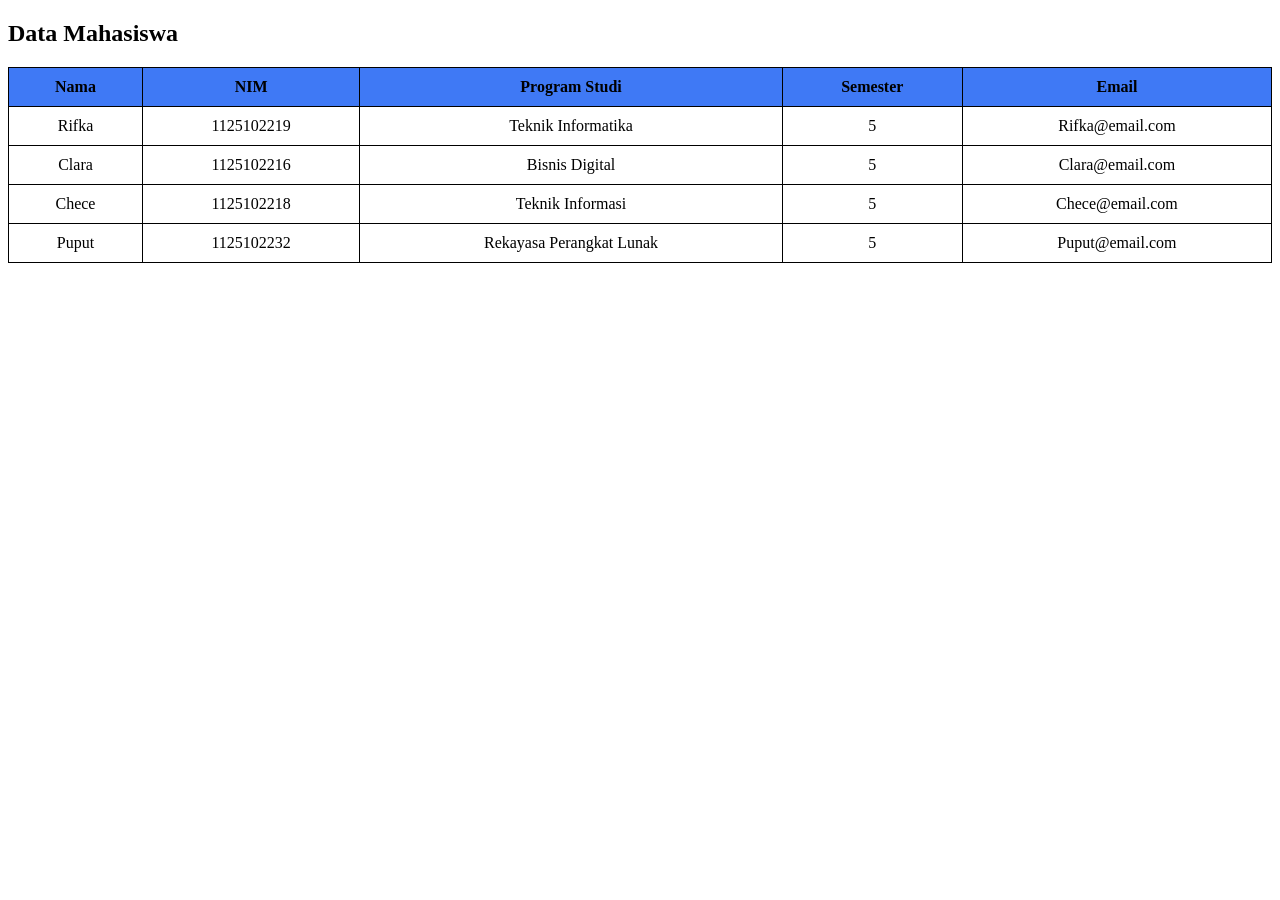
<file: tugas3.html>
<!DOCTYPE html>
<html>
<head>
    <title>Tabel Responsif</title>

    <style>


        .table-wrapper {
            overflow-x: auto;
        }

    
        table {
            border-collapse: collapse;
            min-width: 600px;
            width: 100%;
        }

        th, td {
            border: 1px solid rgb(0, 0, 0);
            padding: 10px;
            text-align: center;
        }

        th {
            background-color: rgb(63, 121, 245);
        }

    </style>

</head>

<body>

<h2>Data Mahasiswa</h2>

<div class="table-wrapper">

<table>

<tr>
    <th>Nama</th>
    <th>NIM</th>
    <th>Program Studi</th>
    <th>Semester</th>
    <th>Email</th>
</tr>

<tr>
    <td>Rifka</td>
    <td>1125102219</td>
    <td>Teknik Informatika</td>
    <td>5</td>
    <td>Rifka@email.com</td>
</tr>

<tr>
    <td>Clara</td>
    <td>1125102216</td>
    <td>Bisnis Digital</td>
    <td>5</td>
    <td>Clara@email.com</td>
</tr>

<tr>
    <td>Chece</td>
    <td>1125102218</td>
    <td>Teknik Informasi</td>
    <td>5</td>
    <td>Chece@email.com</td>
</tr>

<tr>
    <td>Puput</td>
    <td>1125102232</td>
    <td>Rekayasa Perangkat Lunak</td>
    <td>5</td>
    <td>Puput@email.com</td>
</tr>

</table>

</div>

</body>
</html>
</file>
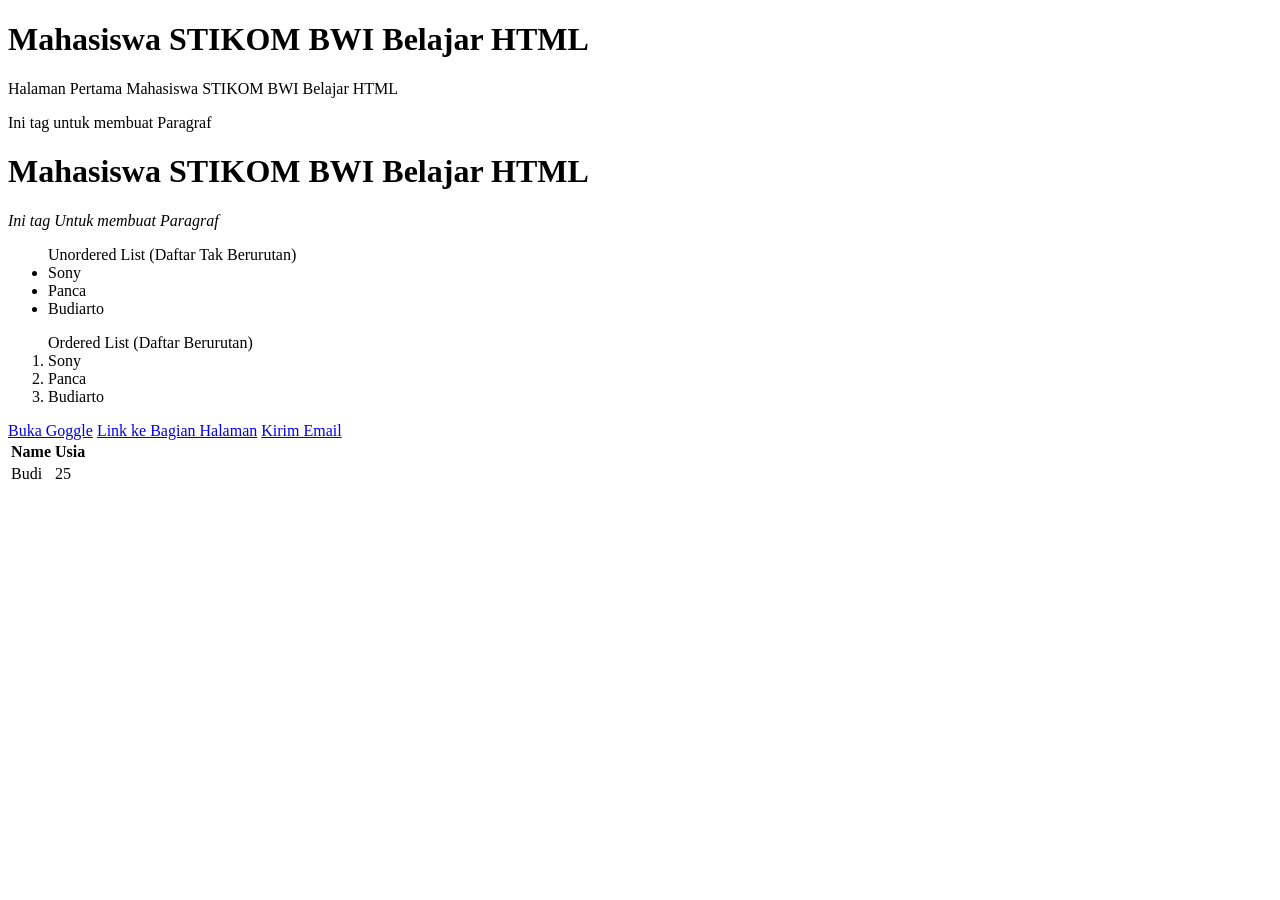
<file: BELAJARHTML/belajar.html>
<!doctype html>
<html lang="en">
    <head>
        <meta charset="UTF-8" />
        <meta name="viewport" content="width=device, initial-scale=1.0" />
        <title>Document</title>
    </head>
    <body>
        <h1>Mahasiswa STIKOM BWI Belajar HTML</h1>
    </body>
</html>


<!doctype html>
<html lang="en">
    <head>
        <meta charset="UTF-8"/>
        <meta name="viewport" content="width=device-width, initial-scale=1.0" />
        </title>Halaman Pertama</title>
    </head>
    <body>
        </h1>Mahasiswa STIKOM BWI Belajar HTML</h1>
        </p>Ini tag untuk membuat Paragraf</p>
    </body>
</html>


<h1><b>Mahasiswa STIKOM BWI Belajar HTML</b></h1>
<P><i>Ini tag Untuk membuat Paragraf</i></P>

<ul>Unordered List (Daftar Tak Berurutan)
    <li>Sony</li>
    <li>Panca</li>
    <li>Budiarto</li>
</ul>
<ol>Ordered List (Daftar Berurutan)
    <li>Sony</li>
    <li>Panca</li>
    <li>Budiarto</li>
</ol>

<a href="http: //google.com" target="_blank">Buka Goggle</a>
<a href="#section">Link ke Bagian Halaman</a>
<a href="mailto:email@example.com">Kirim Email</a>


<table>
    <thead>
        <tr>
            <th>Name</th>
            <th>Usia</th>
        </tr>
    </thead>
    <tbody>
        <tr>
            <td>Budi</td>
            <td>25</td>
        </tr>
    </tbody>
</table>
</file>
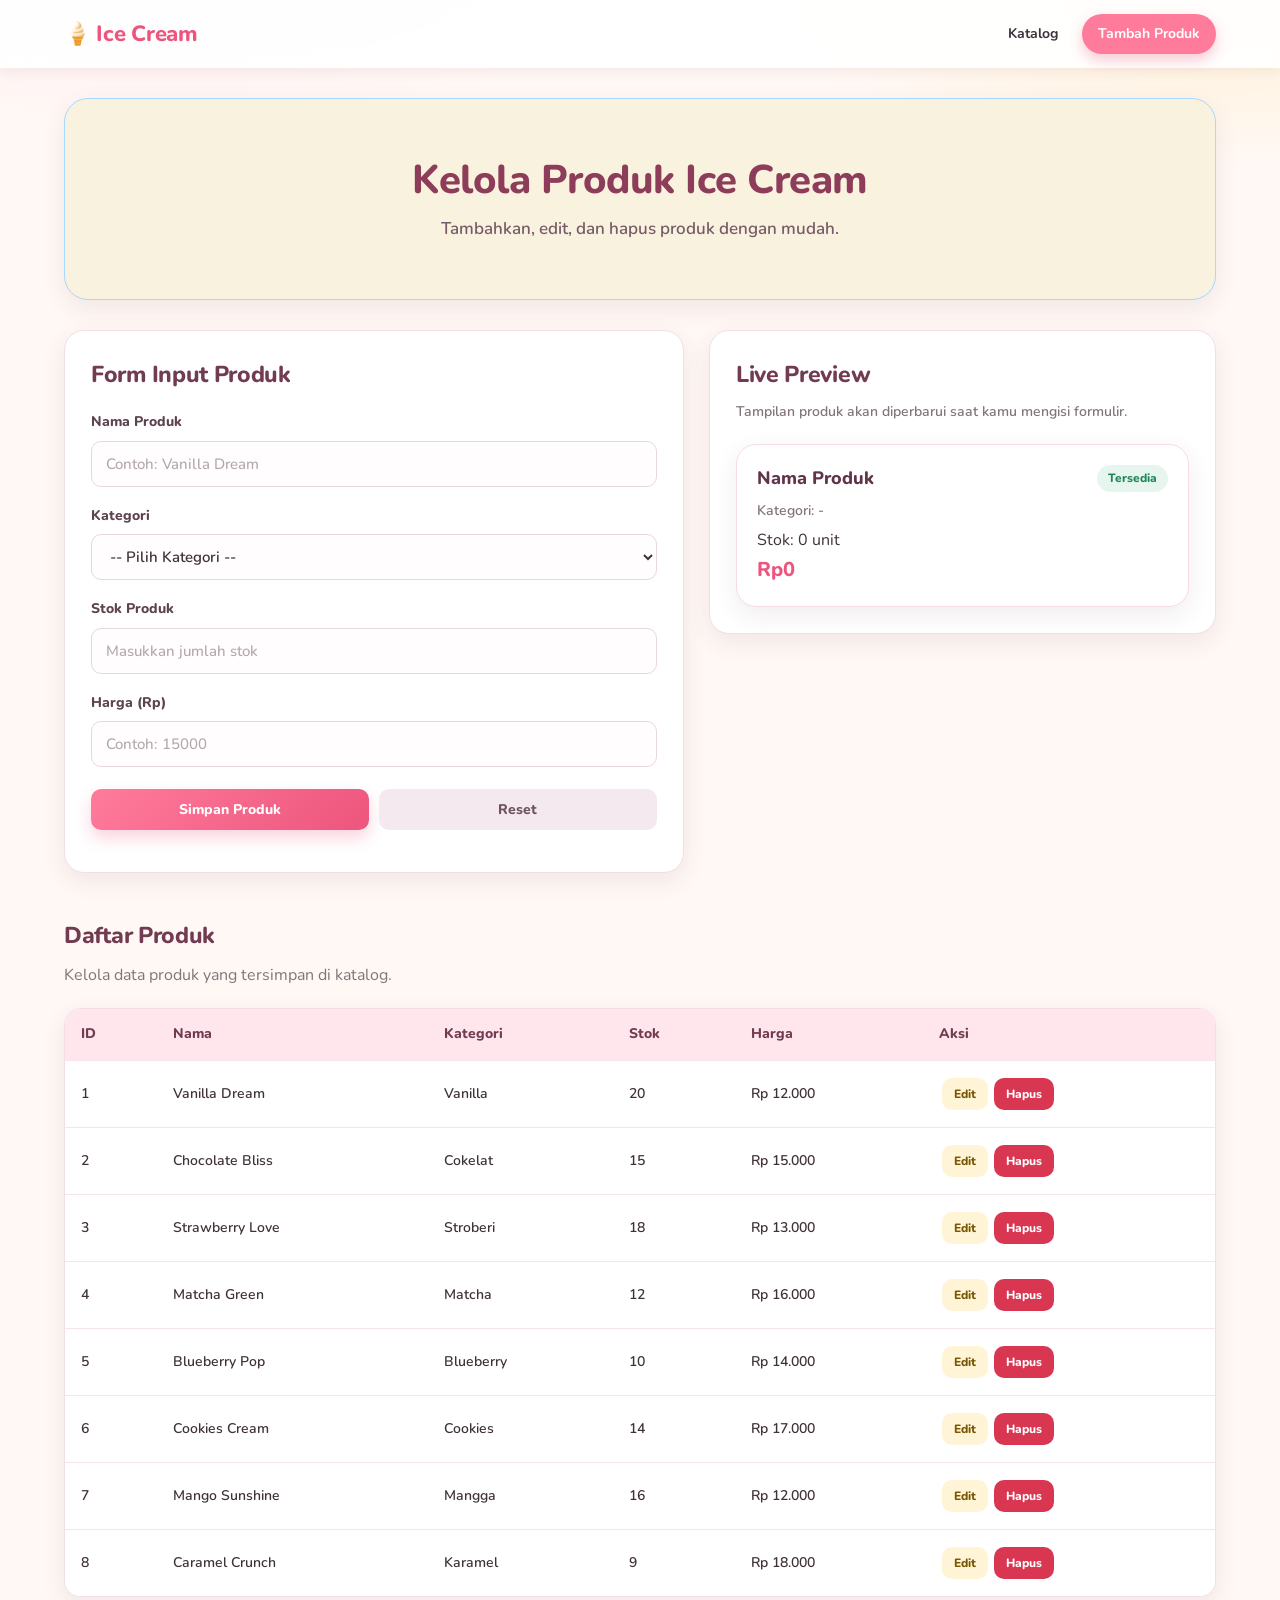
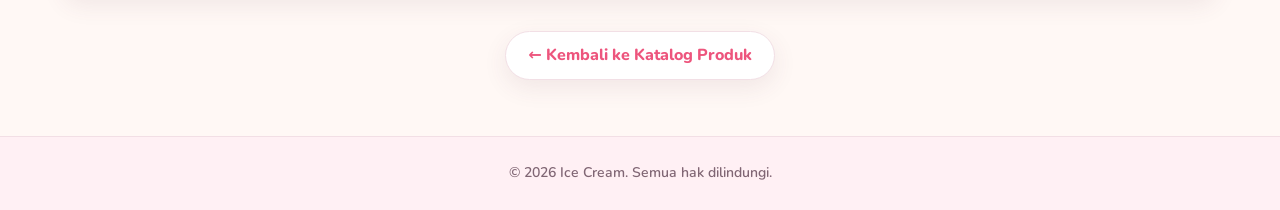
<file: TUGAS 5/formulir.html>
<!DOCTYPE html>
<html lang="id">
<head>
    <meta charset="UTF-8">
    <meta name="viewport" content="width=device-width, initial-scale=1.0">
    <title>Kelola Produk | Ice Cream</title>

    <link rel="preconnect" href="https://fonts.googleapis.com">
    <link rel="preconnect" href="https://fonts.gstatic.com" crossorigin>
    <link
        href="https://fonts.googleapis.com/css2?family=Nunito:wght@400;600;700;800&display=swap"
        rel="stylesheet"
    >

    <link rel="stylesheet" href="assets/css/style.css">
    <script src="assets/js/logic.js" defer></script>
</head>
<body>

    <!-- Navigasi -->
    <header class="header">
        <nav class="navbar">
            <a href="katalog.html" class="logo">🍦 Ice Cream</a>

            <div class="nav-links">
                <a href="katalog.html">Katalog</a>
                <a href="formulir.html" class="active">Tambah Produk</a>
            </div>
        </nav>
    </header>

    <main class="container">

        <!-- Judul -->
        <section class="hero">
            <h1>Kelola Produk Ice Cream</h1>
            <p>Tambahkan, edit, dan hapus produk dengan mudah.</p>
        </section>

        <!-- Form dan Live Preview -->
        <section class="form-preview-layout">

            <!-- Form Input -->
            <div class="form-card">
                <h2 id="formTitle">Form Input Produk</h2>

                <form id="productForm">

                    <input type="hidden" id="productId">

                    <div class="form-group">
                        <label for="productName">Nama Produk</label>
                        <input type="text" id="productName" placeholder="Contoh: Vanilla Dream" required>
                    </div>
                    <div class="form-group">
                        <label for="productCategory">Kategori</label>
                        <select id="productCategory" required>
                            <option value="">-- Pilih Kategori --</option>
                            <option value="Vanilla">Vanilla</option>
                            <option value="Cokelat">Cokelat</option>
                            <option value="Stroberi">Stroberi</option>
                            <option value="Matcha">Matcha</option>
                            <option value="Blueberry">Blueberry</option>
                            <option value="Cookies">Cookies</option>
                            <option value="Mangga">Mangga</option>
                            <option value="Karamel">Karamel</option>
                            <option value="Lainnya">Lainnya</option>
                        </select>
                    </div>
                    <div class="form-group">
                        <label for="productStock">Stok Produk</label>
                        <input type="number" id="productStock"  placeholder="Masukkan jumlah stok" min="0"required>
                    </div>
                    <div class="form-group">
                        <label for="productPrice">Harga (Rp)</label>
                        <input type="number" id="productPrice" placeholder="Contoh: 15000" min="1"required>
                    </div>

                    <div class="form-actions">
                        <button type="submit" id="submitButton" class="btn-primary">
                            Simpan Produk
                        </button>

                        <button type="reset" id="resetButton" class="btn-secondary">
                            Reset
                        </button>
                    </div>

                    <p id="formMessage" role="status" aria-live="polite"></p>

                </form>
            </div>

            <!-- Live Preview -->
            <div class="preview-card">
                <h2>Live Preview</h2>
                <p class="preview-description">
                    Tampilan produk akan diperbarui saat kamu mengisi formulir.
                </p>

                <article class="product-card preview-product">
                    <div class="preview-image" id="previewEmoji" aria-hidden="true">
                    </div>

                    <div class="product-info">
                        <div class="preview-heading">
                            <h3 id="previewName">Nama Produk</h3>
                            <span class="badge" id="previewBadge">Tersedia</span>
                        </div>
                        <p id="previewCategory" class="category">
                            Kategori: -
                        </p>
                        <p id="previewStock">Stok: 0 unit</p>
                        <p id="previewPrice" class="price">Rp0</p>
                    </div>
                </article>
            </div>

        </section>

        <!-- Tabel Produk -->
        <section class="table-section">
            <h2>Daftar Produk</h2>
            <p>Kelola data produk yang tersimpan di katalog.</p>

            <div class="table-responsive">
                <table class="product-table">
                    <thead>
                        <tr>
                            <th>ID</th>
                            <th>Nama</th>
                            <th>Kategori</th>
                            <th>Stok</th>
                            <th>Harga</th>
                            <th>Aksi</th>
                        </tr>
                    </thead>

                    <tbody id="productTableBody">
                        <!-- Data produk ditampilkan melalui JavaScript -->
                    </tbody>
                </table>
            </div>

            <p id="tableEmptyMessage" hidden>
                Belum ada data produk.
            </p>
        </section>

        <div class="back-link">
            <a href="katalog.html">← Kembali ke Katalog Produk</a>
        </div>

    </main>

    <!-- Footer -->
    <footer class="footer">
        <p>&copy; 2026 Ice Cream. Semua hak dilindungi.</p>
    </footer>

</body>
</html>
</file>
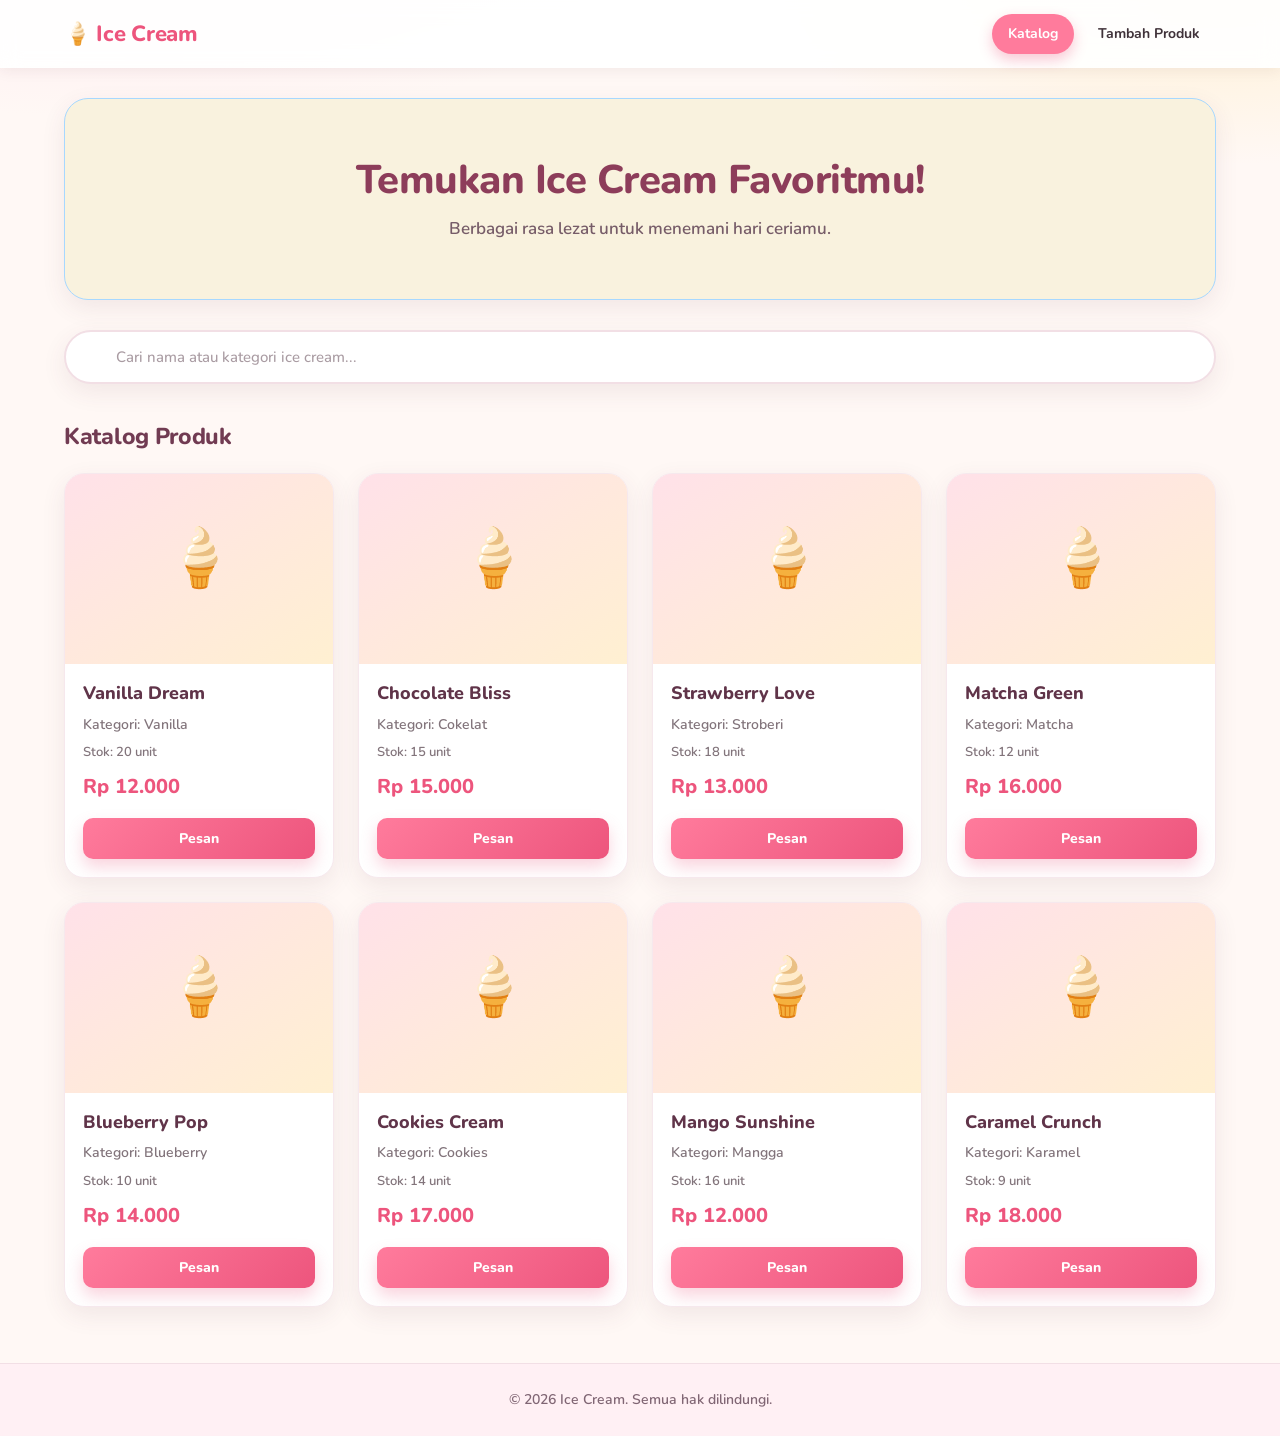
<file: TUGAS 5/katalog.html>
<!DOCTYPE html>
<html lang="id">
<head>
    <meta charset="UTF-8">
    <meta name="viewport" content="width=device-width, initial-scale=1.0">
    <title>Katalog Ice Cream</title>
    <link rel="icon" href="data:,">

    <link rel="preconnect" href="https://fonts.googleapis.com">
    <link rel="preconnect" href="https://fonts.gstatic.com" crossorigin>
    <link
        href="https://fonts.googleapis.com/css2?family=Nunito:wght@400;600;700;800&display=swap"
        rel="stylesheet"
    >

    <link rel="stylesheet" href="assets/css/style.css">
    <script src="assets/js/logic.js" defer></script>
</head>
<body>

    <!-- Navigasi -->
    <header class="header">
        <nav class="navbar">
            <a href="katalog.html" class="logo">🍦 Ice Cream</a>

            <div class="nav-links">
                <a href="katalog.html" class="active">Katalog</a>
                <a href="formulir.html">Tambah Produk</a>
            </div>
        </nav>
    </header>

    <!-- Bagian Utama -->
    <main class="container">
        <section class="hero">
            <h1>Temukan Ice Cream Favoritmu!</h1>
            <p>Berbagai rasa lezat untuk menemani hari ceriamu.</p>
        </section>

        <!-- Search Bar -->
        <section class="search-section">
            <input
                type="search"
                id="searchInput"
                placeholder="Cari nama atau kategori ice cream..."
                aria-label="Cari produk ice cream"
            >
        </section>

        <!-- Daftar Produk -->
        <section class="catalog-section">
            <h2>Katalog Produk</h2>

            <div id="product-container" class="product-grid">

                <!-- Produk 1 -->
                <article class="product-card">
                    <img
                        src="https://images.unsplash.com/photo-1560008581-09826d1de69e?auto=format&fit=crop&w=600&q=80"
                        alt="Ice cream vanilla"
                    >
                    <div class="product-info">
                        <h3>Vanilla Dream</h3>
                        <p class="category">Kategori: Vanilla</p>
                        <p class="price">Rp12.000</p>
                        <button class="btn-pesan"
                            data-product="Vanilla Dream">Pesan</button>
                    </div>
                </article>

                <!-- Produk 2 -->
                <article class="product-card">
                    <img
                        src="https://images.unsplash.com/photo-1563805042-7684c019e1cb?auto=format&fit=crop&w=600&q=80"
                        alt="Ice cream cokelat"
                    >
                    <div class="product-info">
                        <h3>Chocolate Bliss</h3>
                        <p class="category">Kategori: Cokelat</p>
                        <p class="price">Rp15.000</p>
                        <button class="btn-pesan"
                            data-product="Chocolate Bliss">Pesan</button>
                    </div>
                </article>

                <!-- Produk 3 -->
                <article class="product-card">
                    <img
                        src="https://images.unsplash.com/photo-1497034825429-c343d7c6a68f?auto=format&fit=crop&w=600&q=80"
                        alt="Ice cream stroberi"
                    >
                    <div class="product-info">
                        <h3>Strawberry Love</h3>
                        <p class="category">Kategori: Stroberi</p>
                        <p class="price">Rp13.000</p>
                        <button class="btn-pesan"
                            data-product="Strawberry Love">Pesan</button>
                    </div>
                </article>

                <!-- Produk 4 -->
                <article class="product-card">
                    <img
                        src="https://id.pngtree.com/free-png-vectors/es-krim-matcha"
                        alt="Ice cream matcha"
                    >
                    <div class="product-info">
                        <h3>Matcha Green</h3>
                        <p class="category">Kategori: Matcha</p>
                        <p class="price">Rp16.000</p>
                        <button class="btn-pesan"
                            data-product="Matcha Green">Pesan</button>
                    </div>
                </article>

                <!-- Produk 5 -->
                <article class="product-card">
                    <img
                        src="https://images.unsplash.com/photo-1488900128323-21503983a07e?auto=format&fit=crop&w=600&q=80"
                        alt="Ice cream blueberry"
                    >
                    <div class="product-info">
                        <h3>Blueberry Pop</h3>
                        <p class="category">Kategori: Blueberry</p>
                        <p class="price">Rp14.000</p>
                        <button class="btn-pesan"
                            data-product="Blueberry Pop">Pesan</button>
                    </div>
                </article>

                <!-- Produk 6 -->
                <article class="product-card">
                    <img
                        src="https://images.unsplash.com/photo-1517093157656-b9eccef1a7d2?auto=format&fit=crop&w=600&q=80"
                        alt="Ice cream cookies and cream"
                    >
                    <div class="product-info">
                        <h3>Cookies Cream</h3>
                        <p class="category">Kategori: Cookies</p>
                        <p class="price">Rp17.000</p>
                        <button class="btn-pesan"
                            data-product="Cookies Cream">Pesan</button>
                    </div>
                </article>

                <!-- Produk 7 -->
                <article class="product-card">
                    <img
                        src="https://images.unsplash.com/photo-1505394033641-40c6ad1178d7?auto=format&fit=crop&w=600&q=80"
                        alt="Ice cream mangga"
                    >
                    <div class="product-info">
                        <h3>Mango Sunshine</h3>
                        <p class="category">Kategori: Mangga</p>
                        <p class="price">Rp12.000</p>
                        <button class="btn-pesan"
                            data-product="Mango Sunshine">Pesan</button>
                    </div>
                </article>

                <!-- Produk 8 -->
                <article class="product-card">
                    <img
                        src="https://images.unsplash.com/photo-1497034825429-c343d7c6a68f?auto=format&fit=crop&w=600&q=80"
                        alt="Ice cream karamel"
                    >
                    <div class="product-info">
                        <h3>Caramel Crunch</h3>
                        <p class="category">Kategori: Karamel</p>
                        <p class="price">Rp18.000</p>
                        <button class="btn-pesan"
                            data-product="Caramel Crunch">Pesan</button>
                    </div>
                </article>

            </div>

            <p id="emptyMessage" hidden>
                Produk tidak ditemukan.
            </p>
        </section>
    </main>

    <!-- Footer -->
    <footer class="footer">
        <p>&copy; 2026 Ice Cream. Semua hak dilindungi.</p>
    </footer>

</body>
</html>
</file>
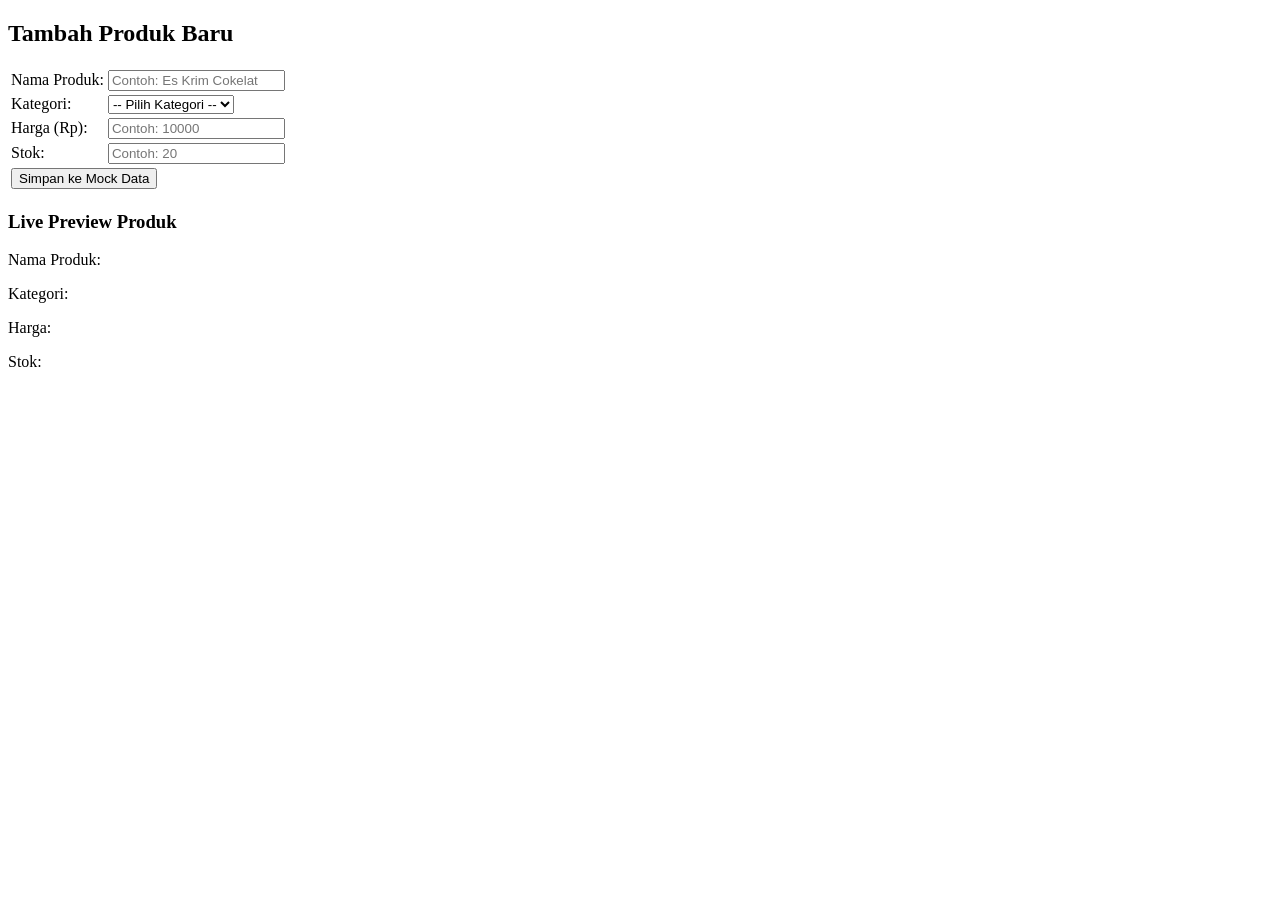
<file: TUGAS/index4.html>
<!DOCTYPE html>
<html lang="id">
<head>
    <meta charset="UTF-8">
    <meta name="viewport" content="width=device-width, initial-scale=1.0">
    <title>Belajar Membuat Form</title>
    <script src="assets/js/tugas4.js" defer></script>
</head>
<body>
    <section class="card form-section">
        <h2>Tambah Produk Baru</h2>

        
<form id="product-form" novalidate>
    <table>
        <tr>
            <td>Nama Produk:</td>
            <td>
                <input type="text" id="product-name" required
                    placeholder="Contoh: Es Krim Cokelat">
            </td>
        </tr>

        <tr>
            <td>Kategori:</td>
            <td>
                <select id="product-category" required>
                    <option value="">-- Pilih Kategori --</option>
                    <option value="Es Krim">Es Krim</option>
                    <option value="Minuman">Minuman</option>
                    <option value="Makanan">Makanan</option>
                </select>
            </td>
        </tr>

        <tr>
            <td>Harga (Rp):</td>
            <td>
                <input type="number" id="product-price" required
                    min="1000" placeholder="Contoh: 10000">
            </td>
        </tr>

        <tr>
            <td>Stok:</td>
            <td>
                <input type="number" id="product-stock" required
                    min="0" placeholder="Contoh: 20">
            </td>
        </tr>

        <tr>
            <td colspan="2">
                <button type="submit" class="btn btn-primary">
                    Simpan ke Mock Data
                </button>
            </td>
        </tr>
    </table>
</form>

        <div id="form-feedback" class="feedback-msg"></div>
    <h3>Live Preview Produk</h3>
        <div id="product-preview">
            <p>Nama Produk: </p>
            <p>Kategori: </p>
            <p>Harga: </p>
            <p>Stok: </p>
        </div>
    </section>
</body>
</html>
</file>
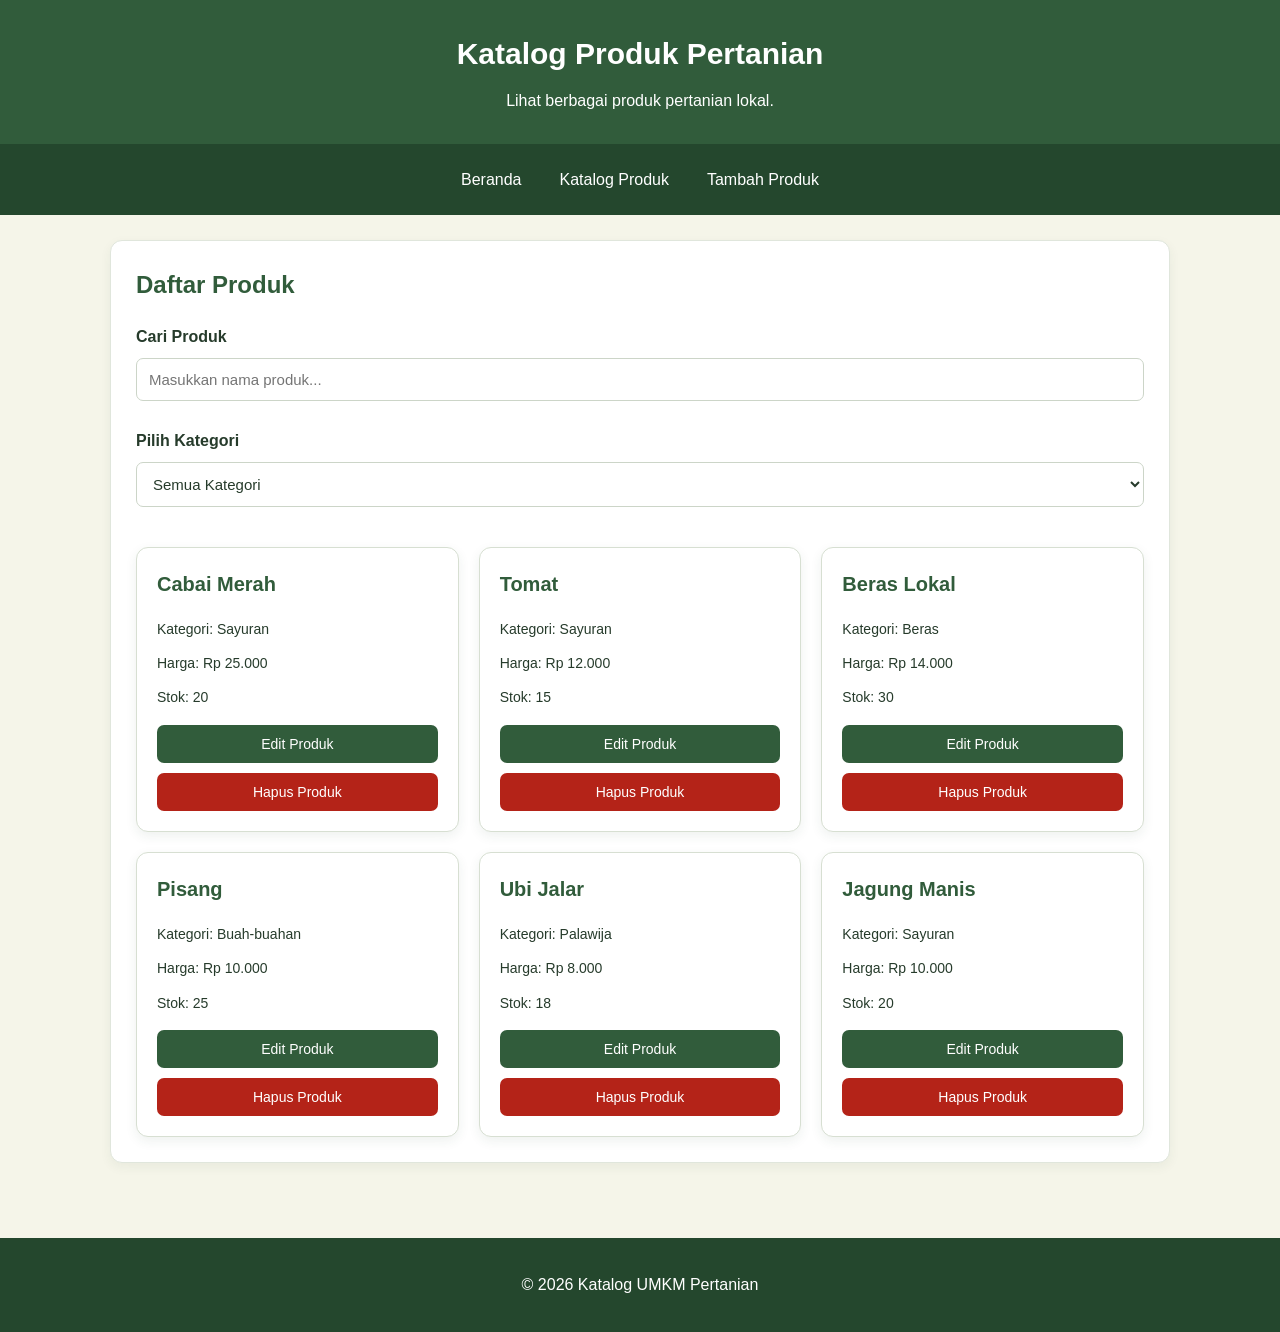
<file: TUGAS PROJECT UTS/KATALOG-UMKM-PERTANIAN/katalog.html>
<!DOCTYPE html>
<html lang="id">
<head>
    <meta charset="UTF-8">
    <meta name="viewport" content="width=device-width, initial-scale=1.0">
    <title>Katalog Produk - UMKM Pertanian</title>
    <link rel="stylesheet" href="assets/css/style.css">
    <script type="module" src="assets/js/main.js"></script>
</head>
<body>

    <header>
        <h1>Katalog Produk Pertanian</h1>
        <p>Lihat berbagai produk pertanian lokal.</p>
    </header>

    <nav>
        <a href="index.html">Beranda</a>
        <a href="katalog.html">Katalog Produk</a>
        <a href="tambah-produk.html">Tambah Produk</a>
    </nav>

    <main>
        <section>
            <h2>Daftar Produk</h2>

            <label for="search">Cari Produk</label>
            <input
                type="text"
                id="search"
                placeholder="Masukkan nama produk..."
            >

            <label for="filter-kategori">Pilih Kategori</label>
            <select id="filter-kategori">
                <option value="">Semua Kategori</option>
            </select>

            <div id="daftar-produk"></div>
        </section>
    </main>

    <footer>
        <p>&copy; 2026 Katalog UMKM Pertanian</p>
    </footer>

</body>
</html>
</file>
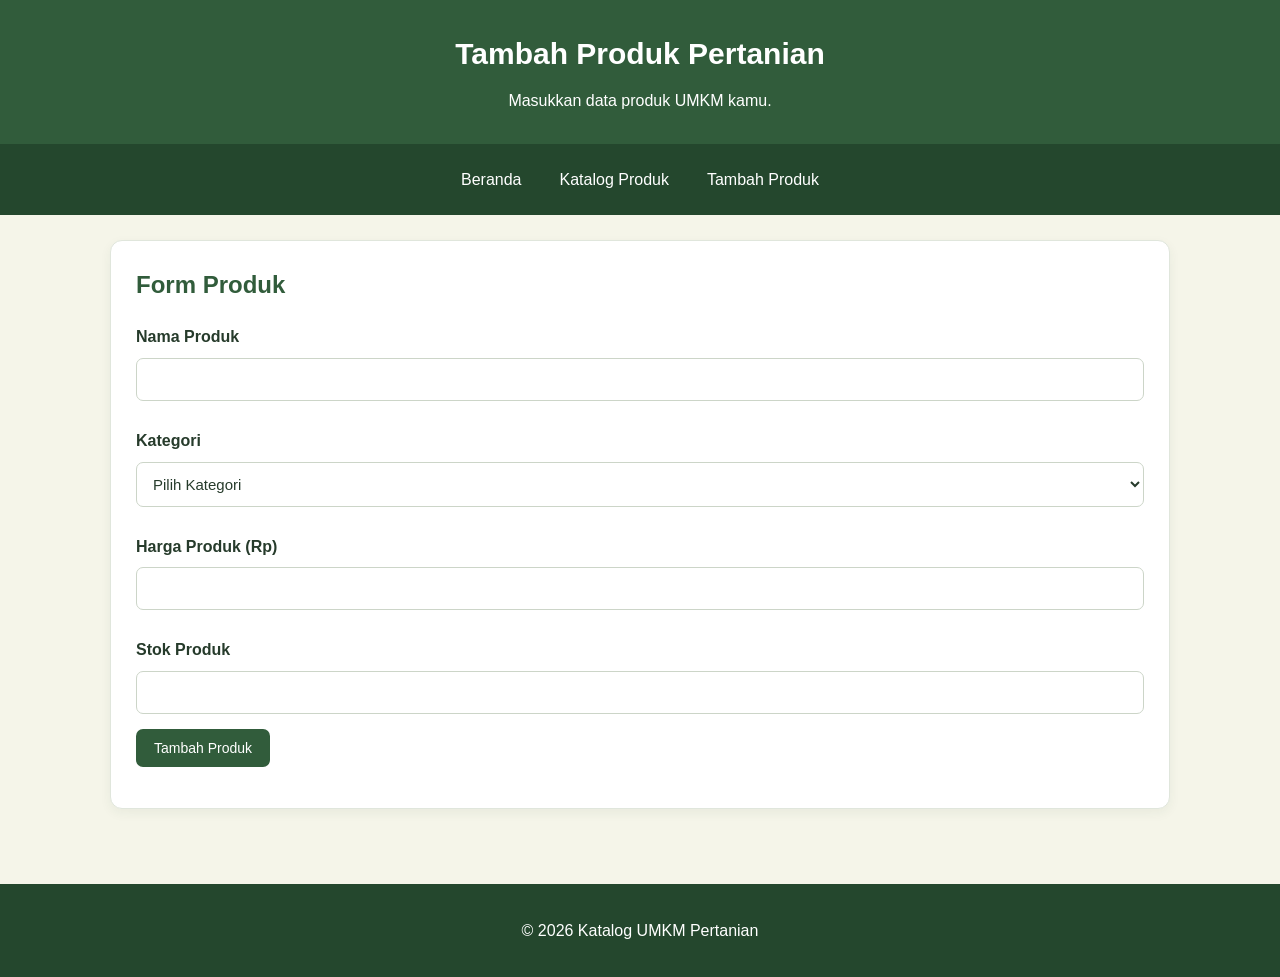
<file: TUGAS PROJECT UTS/KATALOG-UMKM-PERTANIAN/tambah-produk.html>
<!DOCTYPE html>
<html lang="id">
<head>
    <meta charset="UTF-8">
    <meta name="viewport" content="width=device-width, initial-scale=1.0">
    <title>Tambah Produk - UMKM Pertanian</title>
    <link rel="stylesheet" href="assets/css/style.css">
    <script type="module" src="assets/js/main.js"></script>
</head>
<body>

    <header>
        <h1>Tambah Produk Pertanian</h1>
        <p>Masukkan data produk UMKM kamu.</p>
    </header>

    <nav>
        <a href="index.html">Beranda</a>
        <a href="katalog.html">Katalog Produk</a>
        <a href="tambah-produk.html">Tambah Produk</a>
    </nav>

    <main>
        <section>
            <h2>Form Produk</h2>

            <form id="form-tambah">
                <label for="nama">Nama Produk</label>
                <input type="text" id="nama" name="nama">

                <label for="kategori">Kategori</label>
                <select id="kategori" name="kategori">
                    <option value="">Pilih Kategori</option>
                    <option value="Sayuran">Sayuran</option>
                    <option value="Buah-buahan">Buah-buahan</option>
                    <option value="Beras">Beras</option>
                    <option value="Palawija">Palawija</option>
                </select>

                <label for="harga">Harga Produk (Rp)</label>
                <input type="number" id="harga" name="harga">

                <label for="stok">Stok Produk</label>
                <input type="number" id="stok" name="stok">

                <button type="submit">Tambah Produk</button>
                <p id="pesan-form"></p>
            </form>
        </section>
    </main>

    <footer>
        <p>&copy; 2026 Katalog UMKM Pertanian</p>
    </footer>

</body>
</html>
</file>
<file: TUGAS PROJECT UTS/KATALOG-UMKM-PERTANIAN/assets/css/style.css>
/* Tampilan dasar halaman */
* {
    box-sizing: border-box;
}

body {
    margin: 0;
    font-family: Arial, sans-serif;
    background-color: #f5f5e9;
    color: #263b2b;
    line-height: 1.6;
}

/* Bagian header */
header {
    background-color: #315c3b;
    color: white;
    text-align: center;
    padding: 30px 15px;
}

header h1 {
    margin: 0 0 10px;
    font-size: 30px;
}

header p {
    margin: 0;
}

/* Menu navigasi */
nav {
    background-color: #24472d;
    padding: 15px;
    text-align: center;
    display: flex;
    justify-content: center;
    flex-wrap: wrap;
    gap: 10px;
}

nav a {
    color: white;
    text-decoration: none;
    padding: 8px 14px;
    border-radius: 6px;
    display: inline-block;
    transition: 0.3s;
}

nav a:hover {
    background-color: #315c3b;
    color: #dce8b5;
}

/* Bagian utama */
main {
    max-width: 1100px;
    margin: auto;
    padding: 25px 20px;
}

/* Kotak setiap bagian */
section {
    background-color: white;
    margin-bottom: 25px;
    padding: 25px;
    border: 1px solid #e0e6dc;
    border-radius: 12px;
    box-shadow: 0 4px 12px rgba(36, 71, 45, 0.06);
}

/* Judul bagian */
h2 {
    color: #315c3b;
    margin-top: 0;
}

h3 {
    color: #315c3b;
}

/* Label formulir */
label {
    display: block;
    margin-top: 12px;
    font-weight: bold;
}

/* Input dan pilihan kategori */
input,
select {
    width: 100%;
    padding: 12px;
    margin: 8px 0 15px;
    border: 1px solid #ccd5c8;
    border-radius: 7px;
    font-size: 15px;
    background-color: white;
    color: #263b2b;
}

input:focus,
select:focus {
    outline: none;
    border-color: #315c3b;
    box-shadow: 0 0 0 3px rgba(49, 92, 59, 0.12);
}

/* Tombol */
button,
.tombol {
    display: inline-block;
    background-color: #315c3b;
    color: white;
    padding: 11px 18px;
    border: none;
    border-radius: 7px;
    cursor: pointer;
    font-size: 14px;
    text-decoration: none;
    transition: background-color 0.3s, transform 0.3s;
}

button:hover,
.tombol:hover {
    background-color: #24472d;
    transform: translateY(-2px);
}

/* Daftar produk */
#daftar-produk {
    display: grid;
    grid-template-columns: repeat(3, minmax(0, 1fr));
    gap: 20px;
    margin-top: 25px;
    align-items: stretch;
}

/* Card produk tanpa gambar */
.kartu-produk {
    display: flex;
    flex-direction: column;
    align-items: stretch;
    background-color: white;
    border: 1px solid #d7dfd2;
    border-radius: 12px;
    padding: 20px;
    box-shadow: 0 4px 12px rgba(36, 71, 45, 0.08);
    transition: transform 0.3s ease,
                box-shadow 0.3s ease,
                opacity 0.3s ease;
}

/* Efek ketika card disentuh mouse */
.kartu-produk:hover {
    transform: translateY(-4px);
    box-shadow: 0 8px 18px rgba(36, 71, 45, 0.15);
}

/* Nama produk */
.kartu-produk h3 {
    margin: 0 0 12px;
    font-size: 20px;
    overflow-wrap: anywhere;
}

/* Informasi produk */
.kartu-produk p {
    margin: 6px 0;
    font-size: 14px;
    overflow-wrap: anywhere;
}

/* Tombol dalam card */
.kartu-produk button {
    width: 100%;
    margin-top: 10px;
}

/* Tombol hapus */
.kartu-produk .btn-hapus {
    background-color: #b42318;
}

.kartu-produk .btn-hapus:hover {
    background-color: #8f1d14;
}

/* Fokus saat menggunakan keyboard */
button:focus-visible,
nav a:focus-visible,
input:focus-visible,
select:focus-visible,
.tombol:focus-visible {
    outline: 3px solid #71834b;
    outline-offset: 3px;
}

/* Tombol saat ditekan */
button:active,
.tombol:active {
    transform: translateY(0);
}

/* Efek menghilang saat produk dihapus */
.kartu-produk.menghilang {
    opacity: 0;
    transform: translateY(8px);
}

/* Pesan formulir */
#pesan-form {
    font-weight: bold;
    margin-top: 15px;
    overflow-wrap: anywhere;
}

/* Bagian bawah website */
footer {
    background-color: #24472d;
    color: white;
    text-align: center;
    padding: 18px 15px;
    margin-top: 25px;
}

/* Tampilan tablet */
@media (max-width: 800px) {
    #daftar-produk {
        grid-template-columns: repeat(2, minmax(0, 1fr));
        gap: 15px;
    }

    main {
        padding: 20px 15px;
    }
}

/* Tampilan HP */
@media (max-width: 520px) {
    header {
        padding: 25px 12px;
    }

    header h1 {
        font-size: 24px;
    }

    nav {
        padding: 10px;
        gap: 5px;
    }

    nav a {
        padding: 8px 10px;
        font-size: 13px;
    }

    main {
        padding: 15px 12px;
    }

    section {
        padding: 18px;
    }

    #daftar-produk {
        grid-template-columns: 1fr;
        gap: 15px;
    }

    .kartu-produk {
        padding: 17px;
    }
}
</file>
<file: TUGAS 5/assets/css/style.css>
* {
    margin: 0;
    padding: 0;
    box-sizing: border-box;
}

:root {
    --primary: #ff7b9c;
    --primary-dark: #ed557d;
    --primary-soft: #ffe5ec;
    --secondary: #ffc857;
    --background: #fff8f5;
    --card-bg: #ffffff;
    --text: #40323a;
    --muted: #82747b;
    --border: #f2dfe5;
    --success: #21865b;
    --success-soft: #e6f6ee;
    --danger: #d93652;
    --danger-soft: #fdeaee;
    --warning: #a36b00;
    --warning-soft: #fff4d6;
    --radius-sm: 10px;
    --radius-md: 16px;
    --radius-lg: 24px;
    --shadow: 0 8px 25px rgba(105, 55, 75, 0.09);
    --shadow-hover: 0 16px 34px rgba(105, 55, 75, 0.16);
    --font: "Nunito", "Segoe UI", system-ui, -apple-system, Arial,
        sans-serif;
}

html {
    scroll-behavior: smooth;
}

body {
    font-family: var(--font);
    background:
        radial-gradient(
            900px 320px at 12% -8%,
            #ffe8ef 0%,
            rgba(255, 232, 239, 0) 60%
        ),
        radial-gradient(
            800px 300px at 95% 0%,
            #fff1d6 0%,
            rgba(255, 241, 214, 0) 55%
        ),
        var(--background);
    background-attachment: fixed;
    color: var(--text);
    line-height: 1.6;
    min-height: 100vh;
    display: flex;
    flex-direction: column;
}

main {
    flex: 1;
}

img {
    max-width: 100%;
}

:focus-visible {
    outline: 3px solid rgba(255, 123, 156, 0.55);
    outline-offset: 2px;
}

/* =====================================
   NAVBAR
===================================== */

.header {
    background: rgba(255, 255, 255, 0.92);
    backdrop-filter: blur(10px);
    box-shadow: 0 2px 14px rgba(80, 40, 55, 0.08);
    position: sticky;
    top: 0;
    z-index: 100;
}

.navbar {
    max-width: 1200px;
    margin: auto;
    padding: 14px 24px;
    display: flex;
    justify-content: space-between;
    align-items: center;
    gap: 20px;
}

.logo {
    color: var(--primary-dark);
    font-size: 22px;
    font-weight: 800;
    text-decoration: none;
    white-space: nowrap;
    letter-spacing: -0.3px;
    transition: transform 0.25s ease;
}

.logo:hover {
    transform: translateY(-2px);
}

.nav-links {
    display: flex;
    align-items: center;
    gap: 8px;
}

.nav-links a {
    color: var(--text);
    text-decoration: none;
    font-size: 14px;
    font-weight: 700;
    padding: 9px 16px;
    border-radius: 999px;
    transition: 0.25s ease;
}

.nav-links a:hover {
    background: var(--primary-soft);
    color: var(--primary-dark);
}

.nav-links a.active {
    background: var(--primary);
    color: #ffffff;
    box-shadow: 0 6px 14px rgba(237, 85, 125, 0.32);
}

/* =====================================
   CONTAINER DAN HERO
===================================== */

.container {
    width: 100%;
    max-width: 1200px;
    margin: auto;
    padding: 30px 24px 56px;
    flex: 1;
}

.hero {
    position: relative;
    overflow: hidden;
    text-align: center;
    padding: clamp(34px, 6vw, 56px) 24px;
    margin-bottom: 30px;
    border-radius: var(--radius-lg);
    background: #f9f2de;
    border: 1px solid #A7D8FF;
    box-shadow: var(--shadow);
}

.hero::before,
.hero::after {
    content: "";
    position: absolute;
    border-radius: 50%;
    opacity: 0.55;
    pointer-events: none;
}

.hero h1 {
    position: relative;
    z-index: 1;
    color: #8d3d5a;
    font-size: clamp(26px, 4vw, 40px);
    margin-bottom: 10px;
    line-height: 1.25;
    font-weight: 800;
    letter-spacing: -0.5px;
}

.hero p {
    position: relative;
    z-index: 1;
    color: #765c68;
    font-size: clamp(14px, 2vw, 17px);
    font-weight: 600;
}

.catalog-section h2,
.form-card h2,
.preview-card h2,
.table-section h2 {
    font-size: 23px;
    font-weight: 800;
    margin-bottom: 18px;
    color: #713b52;
    letter-spacing: -0.3px;
}

.table-section > p,
.catalog-section > p {
    color: var(--muted);
    margin-top: -10px;
    margin-bottom: 20px;
}

/* =====================================
   SEARCH BAR
===================================== */

.search-section {
    margin: 25px 0 35px;
}

.search-box {
    position: relative;
    display: flex;
    align-items: center;
}

.search-icon {
    position: absolute;
    left: 18px;
    font-size: 16px;
    opacity: 0.75;
    pointer-events: none;
}

#searchInput {
    width: 100%;
    padding: 15px 20px 15px 50px;
    border: 2px solid var(--border);
    border-radius: 999px;
    background: #ffffff;
    color: var(--text);
    font-family: var(--font);
    font-size: 15px;
    font-weight: 600;
    outline: none;
    transition: 0.25s ease;
    box-shadow: var(--shadow);
}

#searchInput::placeholder {
    color: #a99ba2;
    font-weight: 500;
}

#searchInput:focus {
    border-color: var(--primary);
    box-shadow: 0 0 0 4px rgba(255, 123, 156, 0.15);
}

/* =====================================
   PRODUCT CARD DAN GRID
===================================== */

.product-grid {
    display: grid;
    grid-template-columns: repeat(4, minmax(0, 1fr));
    gap: 24px;
}

.product-card {
    display: flex;
    flex-direction: column;
    background: var(--card-bg);
    border: 1px solid #f6e8ed;
    border-radius: 20px;
    overflow: hidden;
    box-shadow: var(--shadow);
    transition: transform 0.3s ease, box-shadow 0.3s ease;
}

.product-card:hover {
    transform: translateY(-6px);
    box-shadow: var(--shadow-hover);
}

.product-card img {
    display: block;
    width: 100%;
    height: 190px;
    object-fit: cover;
    background: linear-gradient(135deg, #ffe1e9, #fff0d1);
    transition: transform 0.4s ease;
}

.product-card:hover img {
    transform: scale(1.05);
}

.product-info {
    padding: 18px;
    display: flex;
    flex-direction: column;
    flex: 1;
}

.product-info h3 {
    color: #603449;
    font-size: 18px;
    font-weight: 800;
    margin-bottom: 8px;
    line-height: 1.3;
}

.category {
    color: var(--muted);
    font-size: 14px;
    font-weight: 600;
    margin-bottom: 6px;
}

.stock {
    color: var(--muted);
    font-size: 13px;
    font-weight: 600;
    margin-bottom: 8px;
}

.price {
    color: var(--primary-dark);
    font-size: 20px;
    font-weight: 800;
    margin-bottom: 15px;
    margin-top: auto;
}

.badge {
    display: inline-block;
    padding: 4px 11px;
    border-radius: 999px;
    font-size: 12px;
    font-weight: 800;
    background: var(--success-soft);
    color: var(--success);
    white-space: nowrap;
}

.badge.out {
    background: var(--danger-soft);
    color: var(--danger);
}

.badge.low {
    background: var(--warning-soft);
    color: var(--warning);
}

.preview-heading {
    display: flex;
    align-items: center;
    justify-content: space-between;
    gap: 10px;
    margin-bottom: 8px;
}

.preview-heading h3 {
    margin-bottom: 0;
}

/* =====================================
   BUTTON
===================================== */

.btn-pesan,
.btn-primary,
.btn-secondary,
.btn-edit,
.btn-hapus {
    border: none;
    border-radius: var(--radius-sm);
    padding: 11px 18px;
    font-family: var(--font);
    font-size: 14px;
    font-weight: 800;
    cursor: pointer;
    transition: 0.25s ease;
}

.btn-pesan:active,
.btn-primary:active,
.btn-secondary:active,
.btn-edit:active,
.btn-hapus:active {
    transform: translateY(1px);
}

.btn-pesan,
.btn-primary {
    color: #ffffff;
    background: linear-gradient(135deg, var(--primary), var(--primary-dark));
    box-shadow: 0 8px 16px rgba(237, 85, 125, 0.25);
}

.btn-pesan {
    width: 100%;
    margin-top: auto;
}

.btn-pesan:hover,
.btn-primary:hover {
    filter: brightness(1.05);
    transform: translateY(-2px);
    box-shadow: 0 12px 20px rgba(237, 85, 125, 0.32);
}

.btn-pesan:disabled,
.btn-primary:disabled {
    background: #e8dce1;
    color: #9a8b92;
    box-shadow: none;
    cursor: not-allowed;
    transform: none;
}

.btn-secondary {
    color: #6d5360;
    background: #f4e9ee;
}

.btn-secondary:hover {
    background: #ead7df;
}

.btn-edit {
    color: #795600;
    background: var(--warning-soft);
}

.btn-edit:hover {
    background: #ffe9b0;
}

.btn-hapus {
    color: #ffffff;
    background: var(--danger);
}

.btn-hapus:hover {
    background: #b82340;
}

/* Pesan produk tidak ditemukan */
#emptyMessage,
#tableEmptyMessage {
    display: block;
    text-align: center;
    padding: 34px 20px;
    color: var(--muted);
    font-weight: 600;
    background: #ffffff;
    border: 1px dashed var(--border);
    border-radius: var(--radius-md);
}

[hidden] {
    display: none !important;
}

/* =====================================
   FORM DAN LIVE PREVIEW
===================================== */

.form-preview-layout {
    display: grid;
    grid-template-columns: 1.1fr 0.9fr;
    gap: 25px;
    align-items: start;
    margin-bottom: 45px;
}

.form-card,
.preview-card {
    padding: 26px;
    background: var(--card-bg);
    border: 1px solid var(--border);
    border-radius: 20px;
    box-shadow: var(--shadow);
    min-width: 0;
}

.form-group {
    margin-bottom: 18px;
}

.form-group label {
    display: block;
    font-size: 14px;
    font-weight: 800;
    margin-bottom: 7px;
    color: #5c4350;
}

.form-group input,
.form-group select {
    display: block;
    width: 100%;
    min-height: 46px;
    padding: 11px 14px;
    border: 1.5px solid #e8d7df;
    border-radius: var(--radius-sm);
    background: #fffdfd;
    color: var(--text);
    font-family: var(--font);
    font-size: 15px;
    font-weight: 600;
    outline: none;
    transition: 0.25s ease;
}

.form-group input::placeholder {
    color: #b3a6ad;
    font-weight: 500;
}

.form-group input:focus,
.form-group select:focus {
    border-color: var(--primary);
    box-shadow: 0 0 0 4px rgba(255, 123, 156, 0.14);
    background: #ffffff;
}

.form-actions {
    display: flex;
    flex-wrap: wrap;
    gap: 10px;
    margin-top: 22px;
}

.form-actions .btn-primary,
.form-actions .btn-secondary {
    flex: 1;
    min-width: 140px;
}

#formMessage {
    margin-top: 16px;
    font-size: 14px;
    font-weight: 700;
    overflow-wrap: anywhere;
    border-radius: var(--radius-sm);
    padding: 0;
    transition: 0.2s ease;
}

#formMessage.success {
    color: var(--success);
    background: var(--success-soft);
    border: 1px solid #c7ebd9;
    padding: 11px 14px;
}

#formMessage.error {
    color: var(--danger);
    background: var(--danger-soft);
    border: 1px solid #f8ccd6;
    padding: 11px 14px;
}

/* =====================================
   LIVE PREVIEW
===================================== */

.preview-description {
    color: var(--muted);
    font-size: 14px;
    font-weight: 600;
    margin-top: -10px;
    margin-bottom: 20px;
}

.preview-product {
    max-width: 100%;
    border-color: #f5dce5;
}

.preview-image {
    display: none;
}

.preview-product .product-info {
    padding: 20px;
}

.preview-product .product-info p:last-child {
    margin-bottom: 0;
}

/* =====================================
   TABEL DATA PRODUK
===================================== */

.table-section {
    margin-top: 20px;
}

.table-responsive {
    width: 100%;
    overflow-x: auto;
    border-radius: var(--radius-md);
    box-shadow: var(--shadow);
    border: 1px solid var(--border);
    background: #ffffff;
}

.product-table {
    width: 100%;
    min-width: 650px;
    border-collapse: collapse;
    background: #ffffff;
}

.product-table th,
.product-table td {
    padding: 14px 16px;
    border-bottom: 1px solid #f3e5eb;
    text-align: left;
    font-size: 14px;
    font-weight: 600;
}

.product-table th {
    background: var(--primary-soft);
    color: #713b52;
    font-weight: 800;
    white-space: nowrap;
}

.product-table tbody tr {
    transition: background 0.2s;
}

.product-table tbody tr:hover {
    background: #fff9fb;
}

.product-table tbody tr:last-child td {
    border-bottom: none;
}

.product-table td:last-child {
    white-space: nowrap;
}

.product-table td .btn-edit,
.product-table td .btn-hapus {
    margin: 3px;
    padding: 8px 12px;
    font-size: 12px;
}

.row-out td {
    background: #fff6f7;
}

.row-out:hover td {
    background: #ffeff1;
}

/* =====================================
   ANIMASI
===================================== */

.product-card.fade-in {
    animation: fadeIn 0.45s ease both;
}

.product-card.fade-out {
    opacity: 0;
    transform: scale(0.92);
}

@keyframes fadeIn {
    from {
        opacity: 0;
        transform: translateY(14px);
    }

    to {
        opacity: 1;
        transform: translateY(0);
    }
}

/* =====================================
   LINK KEMBALI
===================================== */

.back-link {
    margin-top: 34px;
    text-align: center;
}

.back-link a {
    display: inline-block;
    color: var(--primary-dark);
    text-decoration: none;
    font-weight: 800;
    padding: 11px 22px;
    border-radius: 999px;
    background: #ffffff;
    border: 1px solid var(--border);
    box-shadow: var(--shadow);
    transition: 0.25s ease;
}

.back-link a:hover {
    background: var(--primary-soft);
    transform: translateY(-2px);
    text-decoration: none;
}

/* =====================================
   FOOTER
===================================== */

.footer {
    padding: 25px 20px;
    background: #fff0f4;
    text-align: center;
    color: #806674;
    font-size: 14px;
    font-weight: 600;
    border-top: 1px solid var(--border);
}

/* =====================================
   RESPONSIVE TABLET
===================================== */

@media (max-width: 992px) {
    .product-grid {
        grid-template-columns: repeat(2, minmax(0, 1fr));
    }

    .form-preview-layout {
        grid-template-columns: 1fr 1fr;
        gap: 18px;
    }

    .form-card,
    .preview-card {
        padding: 20px;
    }
}

@media (max-width: 760px) {
    .form-preview-layout {
        grid-template-columns: 1fr;
    }
}

/* =====================================
   RESPONSIVE HP
===================================== */

@media (max-width: 600px) {
    .navbar {
        padding: 14px 16px;
        flex-direction: column;
        gap: 10px;
    }

    .logo {
        font-size: 20px;
    }

    .nav-links {
        width: 100%;
        justify-content: center;
        flex-wrap: wrap;
        gap: 5px;
    }

    .nav-links a {
        padding: 8px 13px;
        font-size: 13px;
    }

    .container {
        padding: 20px 15px 40px;
    }

    .hero {
        padding: 30px 16px;
        border-radius: 18px;
    }

    .product-grid {
        grid-template-columns: 1fr;
        gap: 18px;
    }

    .product-card img {
        height: 210px;
    }

    .form-card,
    .preview-card {
        padding: 18px;
    }

    .catalog-section h2,
    .form-card h2,
    .preview-card h2,
    .table-section h2 {
        font-size: 21px;
    }

    .form-actions {
        flex-direction: column;
    }

    .form-actions button {
        width: 100%;
    }

    .product-table th,
    .product-table td {
        padding: 12px;
    }
}

/* =====================================
   AKSESIBILITAS
===================================== */

@media (prefers-reduced-motion: reduce) {
    * {
        animation: none !important;
        transition: none !important;
        scroll-behavior: auto !important;
    }
}
</file>
